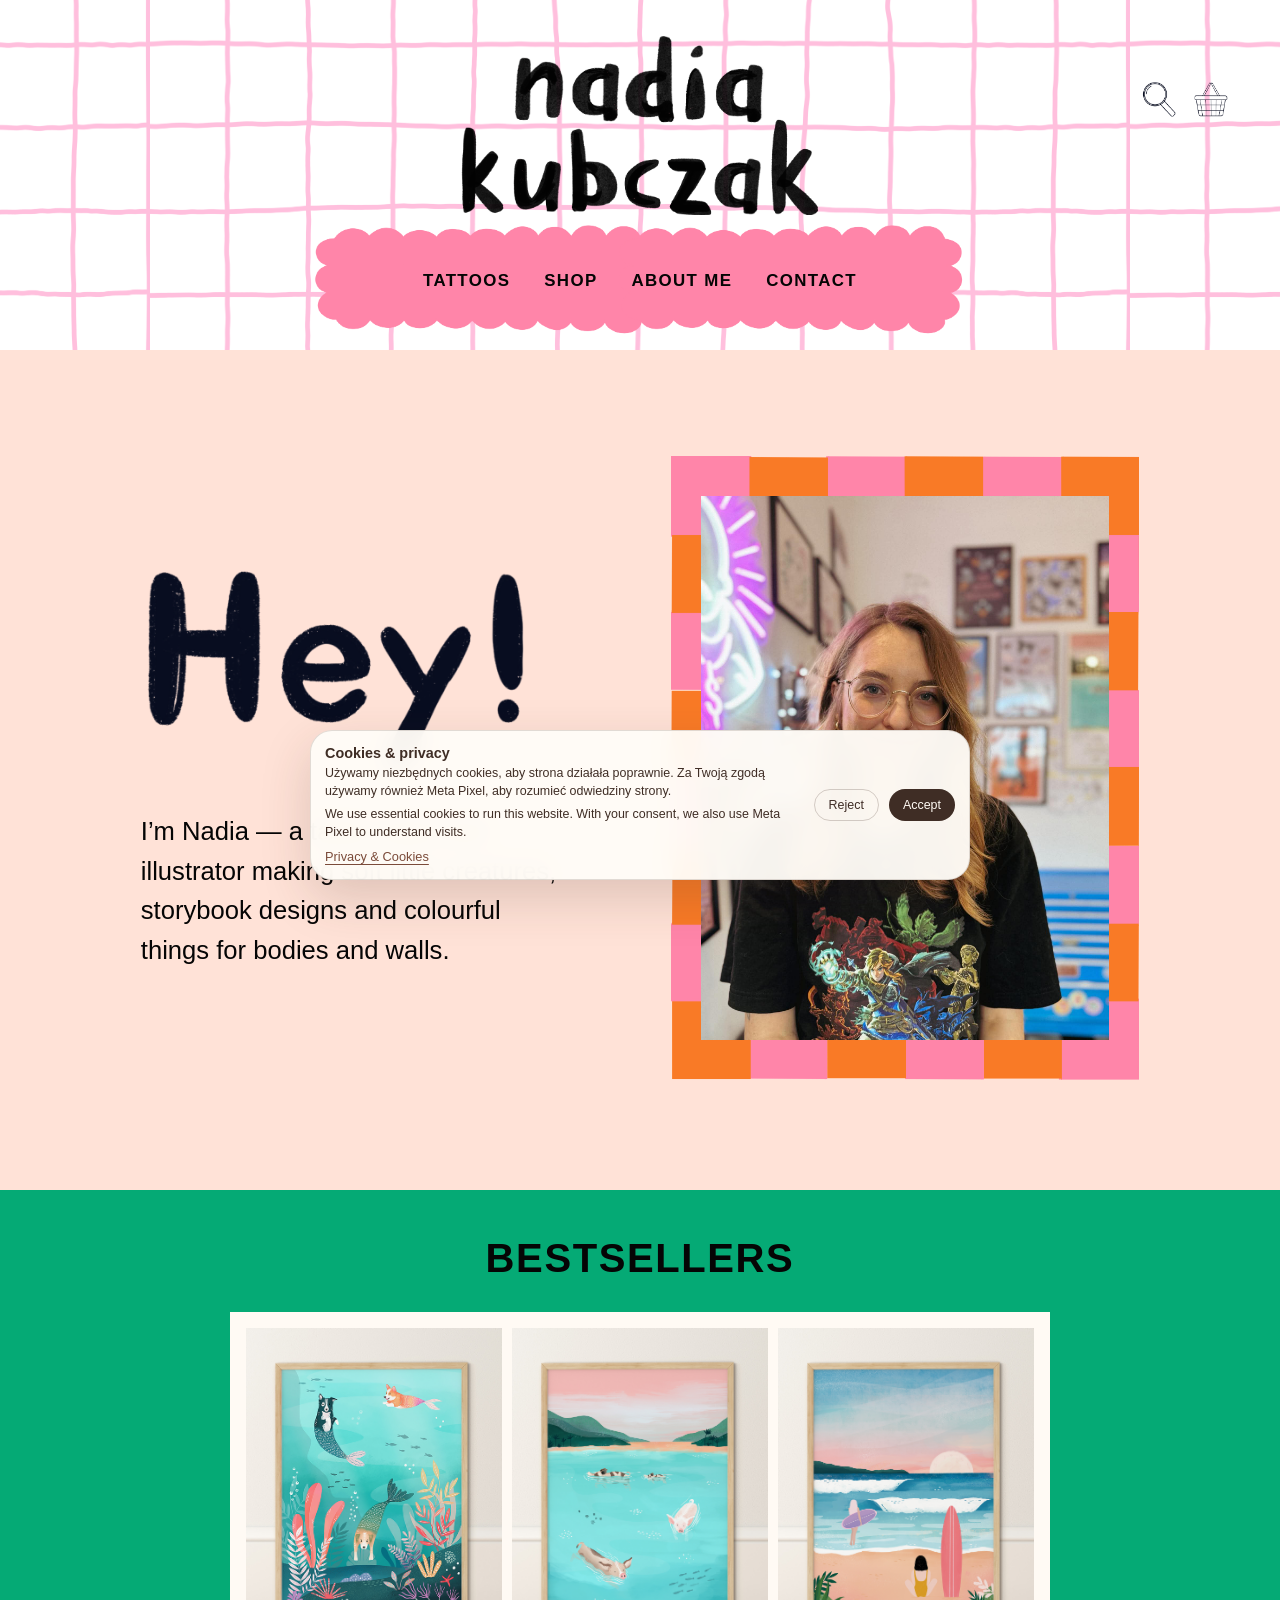
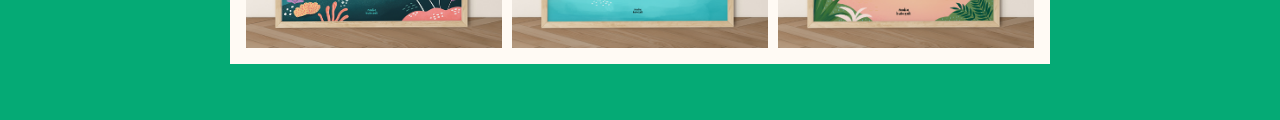
<file: index.html>
<!DOCTYPE html>
<html lang="en">
<head>
    <meta charset="UTF-8">
    <meta name="viewport" content="width=device-width, initial-scale=1.0">
    <meta name="google-site-verification" content="HFuZzQmCswEizm5jboFl0vpZPAcEyzItptEPlCSg7K4" />

    <title>Nadia Kubczak — Naku Tattoo & Art</title>
    <meta name="description" content="Nadia Kubczak / Naku Tattoo — soft tattoos, cute creatures, illustrated stories and posters.">

    <meta property="og:title" content="Nadia Kubczak — Naku Tattoo & Art">
    <meta property="og:description" content="Soft tattoos, cute creatures, illustrated stories and posters by Nadia Kubczak.">

    <link rel="stylesheet" href="style.css?v=94">
    <script src="cookies.js"></script>
</head>
<body class="nadia-home-page">
    <header class="nadia-home-header">
        <div class="nadia-home-grid" aria-hidden="true"></div>

        <a class="nadia-logo-link" href="index.html" aria-label="Nadia Kubczak home">
            <img
                class="nadia-logo"
                src="images/nadia-identity/logo-nadia-kubczak.png"
                alt="Nadia Kubczak"
            >
        </a>

        <nav class="nadia-main-nav" aria-label="Main navigation">
            <img
                class="nadia-nav-art"
                src="images/nadia-identity/nav-bar.png"
                alt=""
                aria-hidden="true"
            >

            <span class="nadia-nav-links">
                <a href="designs.html">Tattoos</a>
                <a href="shop/index.html">Shop</a>
                <a href="#about">About me</a>
                <a href="#contact">Contact</a>
            </span>
        </nav>

        <div class="nadia-mobile-actions" aria-label="Quick actions">
            <a href="designs.html" aria-label="Open tattoos">
                <img src="images/nadia-identity/lupa.png" alt="">
            </a>
            <a href="shop/index.html" aria-label="Open shop">
                <img src="images/nadia-identity/cart.png" alt="">
            </a>
        </div>
    </header>

    <main>
        <section class="nadia-home-hero" id="about">
            <div class="nadia-hello">
                <h1>
                    <img
                        class="nadia-hey"
                        src="images/nadia-identity/hey.png"
                        alt="Hey!"
                    >
                </h1>

                <p>
                    I’m Nadia — a tattoo artist and illustrator making soft little creatures,
                    storybook designs and colourful things for bodies and walls.
                </p>
            </div>

            <div class="nadia-photo-frame">
                <img
                    class="nadia-frame"
                    src="images/nadia-identity/frame.png"
                    alt=""
                    aria-hidden="true"
                >

                <img
                    class="nadia-photo"
                    src="images/nadia-identity/nadia-photo.png"
                    alt="Nadia Kubczak in her tattoo workspace"
                >
            </div>
        </section>

        <section class="nadia-bestsellers" id="shop">
            <h2>BESTSELLERS</h2>

            <div class="poster-strip">
                <a href="shop/index.html" aria-label="Open poster shop">
                    <img src="images/posters/poster-01.png" alt="Bestselling poster by Nadia Kubczak">
                </a>

                <a href="shop/index.html" aria-label="Open poster shop">
                    <img src="images/posters/poster-02.png" alt="Bestselling poster by Nadia Kubczak">
                </a>

                <a href="shop/index.html" aria-label="Open poster shop">
                    <img src="images/posters/poster-03.png" alt="Bestselling poster by Nadia Kubczak">
                </a>
            </div>
        </section>
    </main>
</body>
</html>
</file>
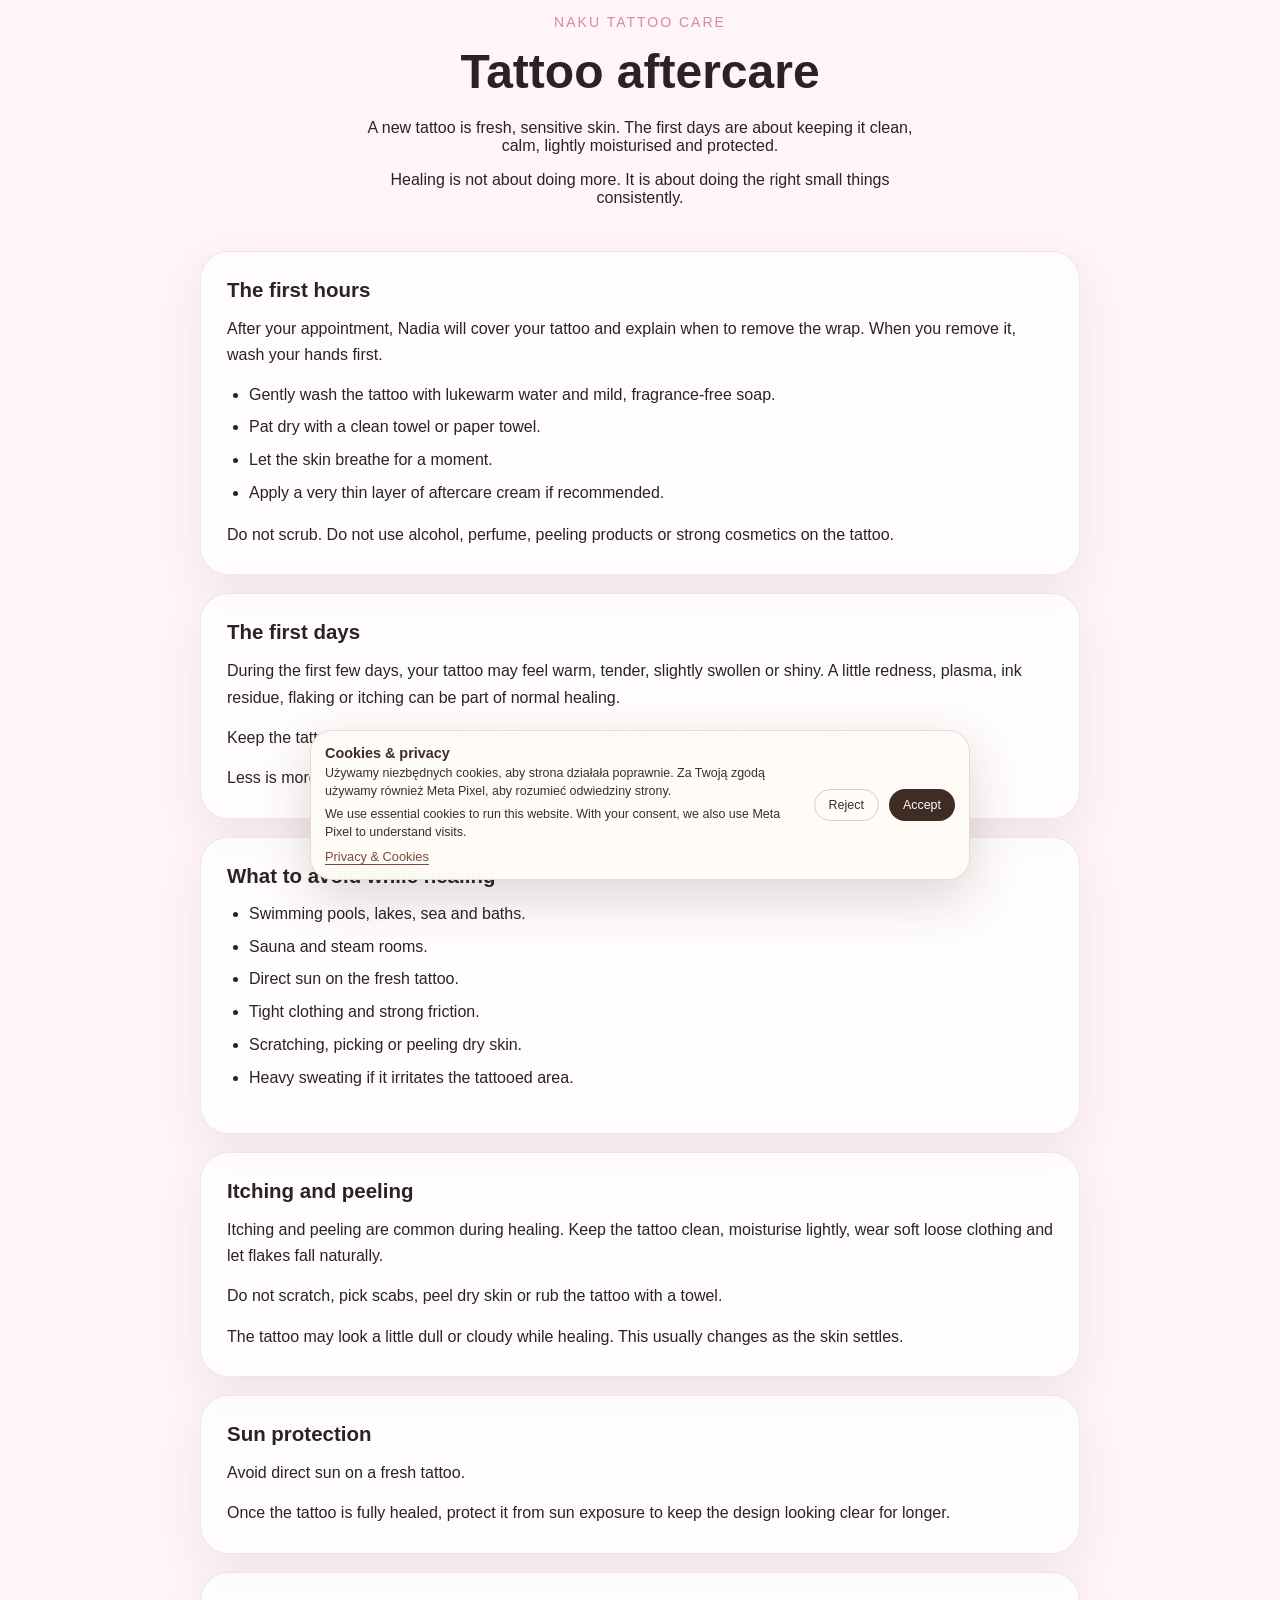
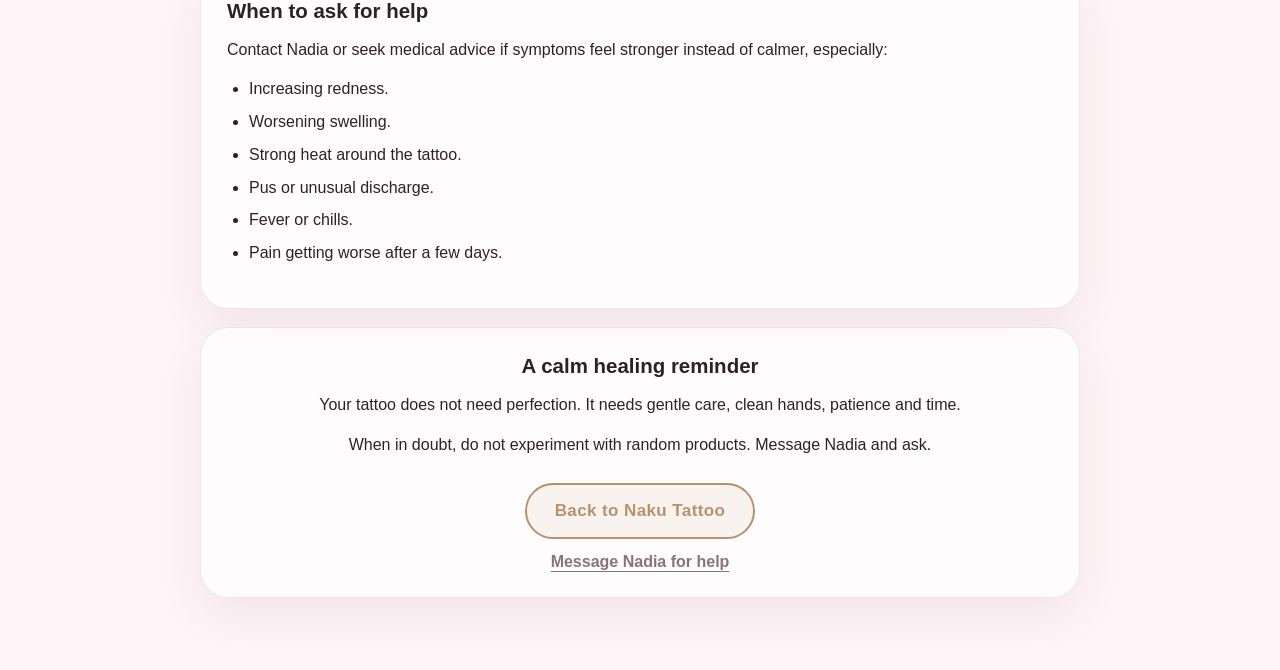
<file: aftercare/index.html>
<!DOCTYPE html>
<html lang="en">
<head>
    <meta charset="UTF-8">
    <meta name="viewport" content="width=device-width, initial-scale=1.0">
    <title>Tattoo Aftercare — Naku Tattoo</title>
    <meta name="description" content="A gentle tattoo aftercare guide by Nadia / Naku Tattoo. Learn how to care for a fresh tattoo, what to avoid, and when to ask for help.">

    <meta property="og:title" content="Tattoo Aftercare — Naku Tattoo">
    <meta property="og:description" content="A gentle guide for caring for your new tattoo by Nadia / Naku Tattoo.">

    <link rel="stylesheet" href="../style.css?v=94">
    <script src="../cookies.js"></script>
</head>
<body>
    <main class="page-shell">
      <section class="hero try-on-hero dragon-select-hero designs-hub aftercare-page">
          
            <p class="eyebrow">Naku Tattoo Care</p>

            <h1>
                Tattoo aftercare
            </h1>

            <p>
                A new tattoo is fresh, sensitive skin. The first days are about keeping it clean,
                calm, lightly moisturised and protected.
            </p>

            <p class="guest-spot-description">
                Healing is not about doing more. It is about doing the right small things consistently.
            </p>

           
        </section>

        <section class="aftercare-content">
            <article class="aftercare-card">
                <h2>The first hours</h2>

                <p>
                    After your appointment, Nadia will cover your tattoo and explain when to remove the wrap.
                    When you remove it, wash your hands first.
                </p>

                <ul>
                    <li>Gently wash the tattoo with lukewarm water and mild, fragrance-free soap.</li>
                    <li>Pat dry with a clean towel or paper towel.</li>
                    <li>Let the skin breathe for a moment.</li>
                    <li>Apply a very thin layer of aftercare cream if recommended.</li>
                </ul>

                <p>
                    Do not scrub. Do not use alcohol, perfume, peeling products or strong cosmetics on the tattoo.
                </p>
            </article>

            <article class="aftercare-card">
                <h2>The first days</h2>

                <p>
                    During the first few days, your tattoo may feel warm, tender, slightly swollen or shiny.
                    A little redness, plasma, ink residue, flaking or itching can be part of normal healing.
                </p>

                <p>
                    Keep the tattoo clean and dry. Wash gently when needed, then apply a thin layer of aftercare cream.
                </p>

                <p>
                    Less is more. Too much cream can keep the skin too wet and slow healing.
                </p>
            </article>

            <article class="aftercare-card">
                <h2>What to avoid while healing</h2>

                <ul>
                    <li>Swimming pools, lakes, sea and baths.</li>
                    <li>Sauna and steam rooms.</li>
                    <li>Direct sun on the fresh tattoo.</li>
                    <li>Tight clothing and strong friction.</li>
                    <li>Scratching, picking or peeling dry skin.</li>
                    <li>Heavy sweating if it irritates the tattooed area.</li>
                </ul>
            </article>

            <article class="aftercare-card">
                <h2>Itching and peeling</h2>

                <p>
                    Itching and peeling are common during healing. Keep the tattoo clean, moisturise lightly,
                    wear soft loose clothing and let flakes fall naturally.
                </p>

                <p>
                    Do not scratch, pick scabs, peel dry skin or rub the tattoo with a towel.
                </p>

                <p>
                    The tattoo may look a little dull or cloudy while healing. This usually changes as the skin settles.
                </p>
            </article>

            <article class="aftercare-card">
                <h2>Sun protection</h2>

                <p>
                    Avoid direct sun on a fresh tattoo.
                </p>

                <p>
                    Once the tattoo is fully healed, protect it from sun exposure to keep the design looking clear for longer.
                </p>
            </article>

            <article class="aftercare-card">
                <h2>When to ask for help</h2>

                <p>
                    Contact Nadia or seek medical advice if symptoms feel stronger instead of calmer, especially:
                </p>

                <ul>
                    <li>Increasing redness.</li>
                    <li>Worsening swelling.</li>
                    <li>Strong heat around the tattoo.</li>
                    <li>Pus or unusual discharge.</li>
                    <li>Fever or chills.</li>
                    <li>Pain getting worse after a few days.</li>
                </ul>
            </article>

            <article class="aftercare-card aftercare-closing">
                <h2>A calm healing reminder</h2>

                <p>
                    Your tattoo does not need perfection. It needs gentle care, clean hands, patience and time.
                </p>

                <p>
                    When in doubt, do not experiment with random products. Message Nadia and ask.
                </p>

                <div class="dragon-actions">
                    <a href="../index.html" class="cta-button" onclick="trackNakuEvent('AftercareBackHomeClick');">
                        Back to Naku Tattoo
                    </a>

                    <a href="https://ig.me/m/naku.tattoo" class="secondary-link" onclick="trackNakuEvent('AftercareMessageNadiaClick');">
                        Message Nadia for help
                    </a>
                </div>
            </article>
        </section>
    </main>

    <script>
        trackNakuEvent("AftercarePageView");
    </script>
</body>
</html>
</file>
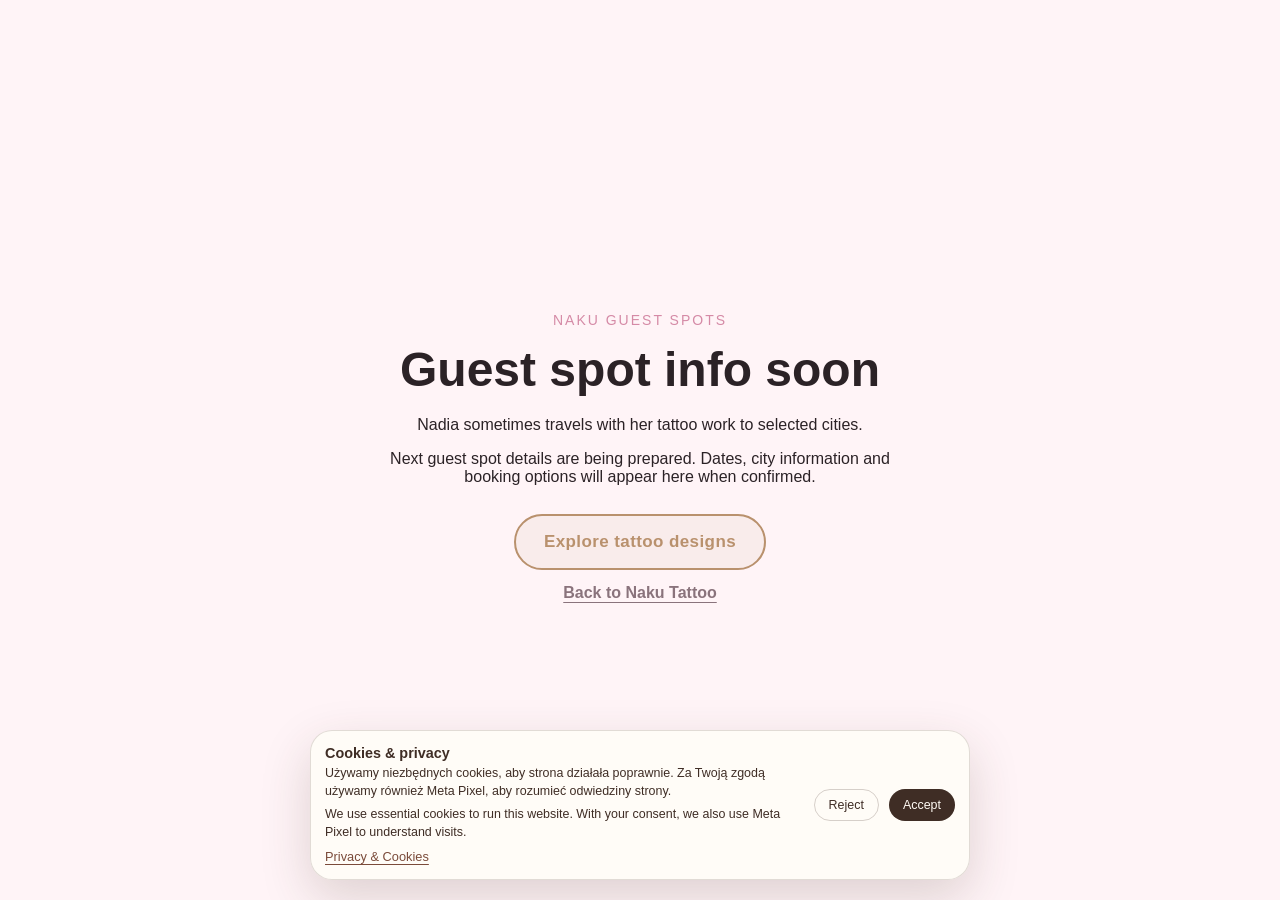
<file: guest-spots/index.html>
<!DOCTYPE html>
<html lang="en">
<head>
    <meta charset="UTF-8">
    <meta name="viewport" content="width=device-width, initial-scale=1.0">
    <title>Guest spots — Naku Tattoo</title>
    <meta name="description" content="Guest spot information for Nadia Kubczak / Naku Tattoo. Next guest spot details are coming soon.">

    <meta property="og:title" content="Guest spots — Naku Tattoo">
    <meta property="og:description" content="Guest spot information for Nadia / Naku Tattoo. Next guest spot details are coming soon.">

    <link rel="stylesheet" href="../style.css?v=96">
    <script src="../cookies.js"></script>
</head>
<body>
    <main class="page-shell">
        <section class="hero try-on-hero dragon-select-hero designs-hub guest-spots-page">
            <p class="eyebrow">Naku Guest Spots</p>

            <h1>
                Guest spot info soon
            </h1>

            <p>
                Nadia sometimes travels with her tattoo work to selected cities.
            </p>

            <p class="guest-spot-description">
                Next guest spot details are being prepared. Dates, city information and booking options will appear here when confirmed.
            </p>

            <div class="dragon-actions">
                <a href="../designs.html" class="cta-button" onclick="trackNakuEvent('GuestSpotsDesignsClick');">
                    Explore tattoo designs
                </a>

                <a href="../index.html" class="secondary-link" onclick="trackNakuEvent('GuestSpotsBackHomeClick');">
                    Back to Naku Tattoo
                </a>
            </div>
        </section>
    </main>

    <script>
        trackNakuEvent("GuestSpotsPageView");
    </script>
</body>
</html>
</file>
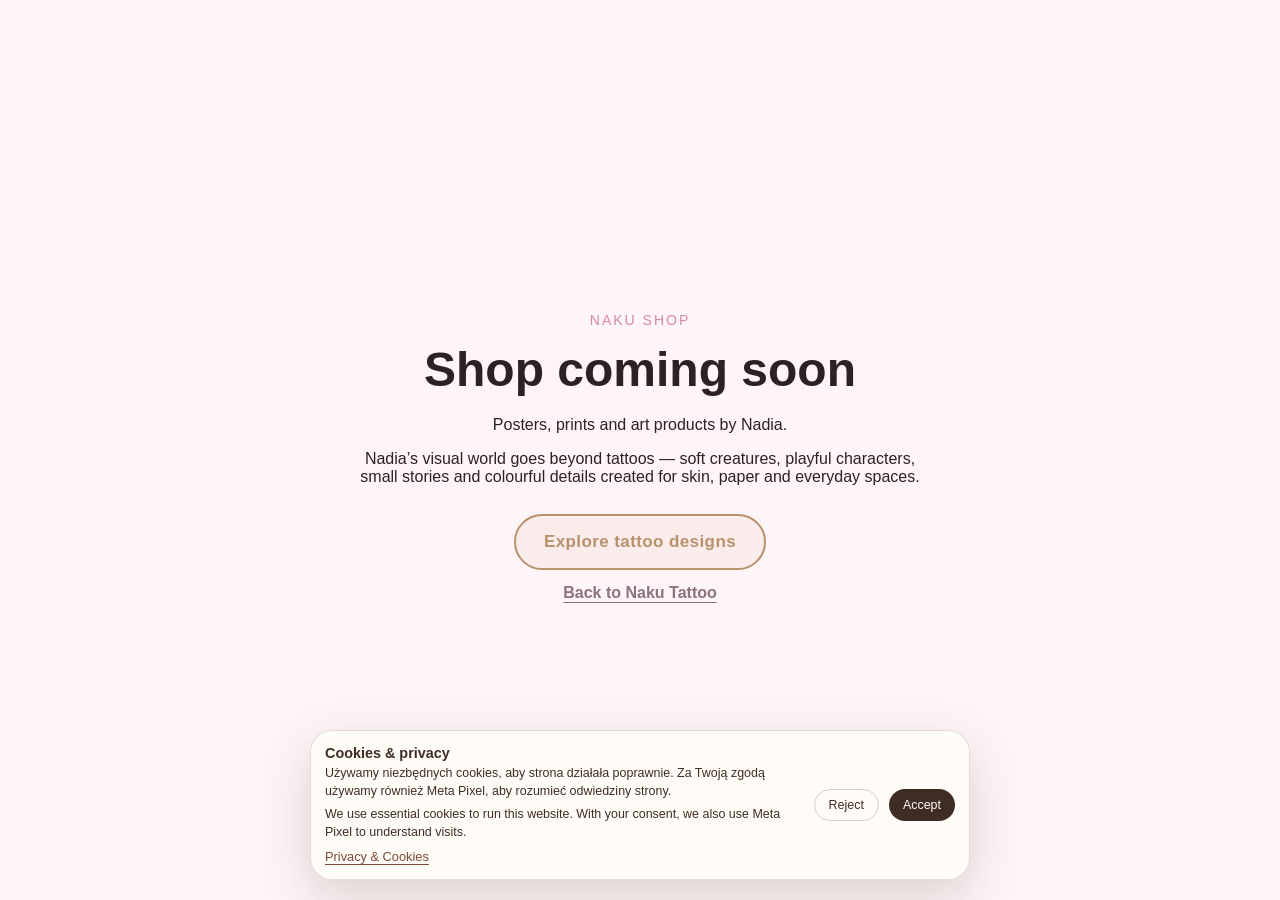
<file: shop/index.html>
<!DOCTYPE html>
<html lang="en">
<head>
    <meta charset="UTF-8">
    <meta name="viewport" content="width=device-width, initial-scale=1.0">
    <title>Shop — Naku Tattoo</title>
    <meta name="description" content="Posters, prints and art products by Nadia Kubczak / Naku Tattoo. A professional Naku shop is coming soon.">

    <meta property="og:title" content="Shop — Naku Tattoo">
    <meta property="og:description" content="Posters, prints and art products by Nadia Kubczak are coming soon.">

    <link rel="stylesheet" href="../style.css?v=95">
    <script src="../cookies.js"></script>
</head>
<body>
    <main class="page-shell">
        <section class="hero try-on-hero dragon-select-hero designs-hub shop-page">
            <p class="eyebrow">Naku Shop</p>

            <h1>
                Shop coming soon
            </h1>

            <p>
                Posters, prints and art products by Nadia.
            </p>

            <p class="guest-spot-description">
                Nadia’s visual world goes beyond tattoos — soft creatures, playful characters,
                small stories and colourful details created for skin, paper and everyday spaces.
            </p>

            <div class="dragon-actions">
                <a href="../designs.html" class="cta-button" onclick="trackNakuEvent('ShopDesignsClick');">
                    Explore tattoo designs
                </a>

                <a href="../index.html" class="secondary-link" onclick="trackNakuEvent('ShopBackHomeClick');">
                    Back to Naku Tattoo
                </a>
            </div>
        </section>
    </main>

    <script>
        trackNakuEvent("ShopPageView");
    </script>
</body>
</html>
</file>
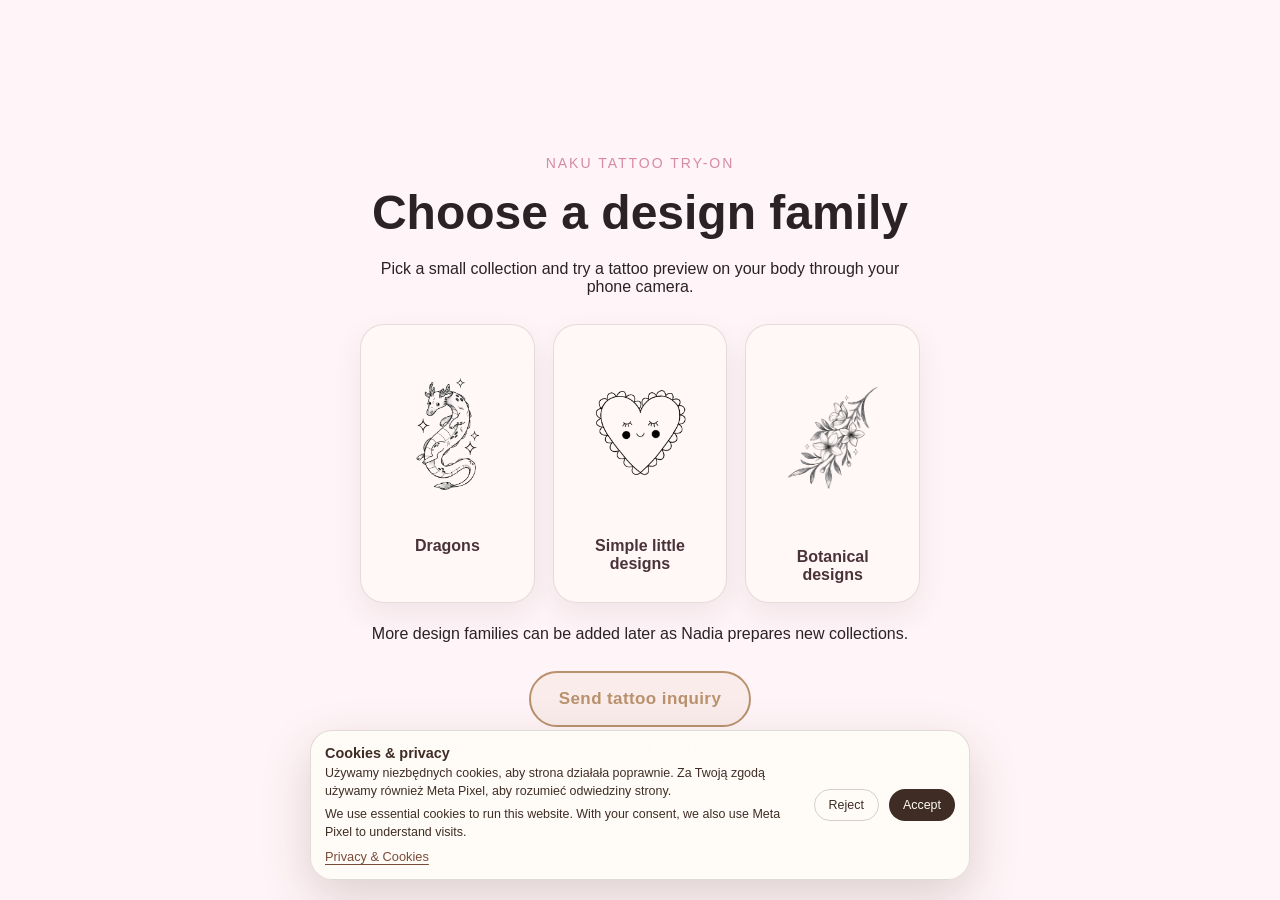
<file: try-on/index.html>
﻿<!DOCTYPE html>
<html lang="en">
<head>
    <meta charset="UTF-8">
    <meta name="viewport" content="width=device-width, initial-scale=1.0">
    <title>Tattoo try-on — Naku Tattoo</title>
    <meta name="description" content="Naku Tattoo by Nadia Kubczak — small tattoos, fine line tattoo designs, cute creatures and custom tattoos in Warsaw, with guest spots in selected cities.">

    <meta property="og:title" content="Tattoo try-on — Naku Tattoo">
    <meta property="og:description" content="Choose a design family and see how it feels on your skin.">
    
    <meta name="twitter:title" content="Tattoo try-on — Naku Tattoo">
    <meta name="twitter:description" content="Choose a design family and see how it feels on your skin.">   

    <link rel="stylesheet" href="../style.css?v=93">
    <script src="../cookies.js"></script>
</head>
<body>
    <main class="page-shell">
        <section class="hero try-on-hero dragon-select-hero">
            <p class="eyebrow">Naku Tattoo Try-On</p>

            <h1>
                Choose a design family
            </h1>

            <p>
                Pick a small collection and try a tattoo preview on your body through your phone camera.
            </p>

            <div class="dragon-grid">
                <a class="dragon-card" href="dragons.html" onclick="trackNakuEvent('TryOnHubDragonsClick');">
                    <img src="../images/dragons/dragon-01.png" alt="Dragon tattoo designs">
                    <span>Dragons</span>
                </a>

                <a class="dragon-card" href="simple.html" onclick="trackNakuEvent('TryOnHubSimpleClick');">
                    <img src="../images/simple/simple-01.png" alt="Simple tattoo designs">
                    <span>Simple little designs</span>
                </a>

                <a class="dragon-card" href="botanical.html" onclick="trackNakuEvent('TryOnHubBotanicalClick');">
                    <img src="../images/botanical/botanical-01.png" alt="Botanical tattoo designs">
                    <span>Botanical designs</span>
                </a>
            </div>

            <p class="guest-spot-description">
                More design families can be added later as Nadia prepares new collections.
            </p>

            <div class="dragon-actions">
                <a href="https://booking.nakutattoo.com/inquiry/" class="cta-button" onclick="trackNakuEvent('TryOnHubInquiryClick');">
                    Send tattoo inquiry
                </a>

                <a href="../index.html" class="secondary-link">
                    Back to Naku Tattoo
                </a>
            </div>
        </section>
    </main>

    <script>
        trackNakuEvent("TryOnHubPageView");
    </script>
</body>
</html>
</file>
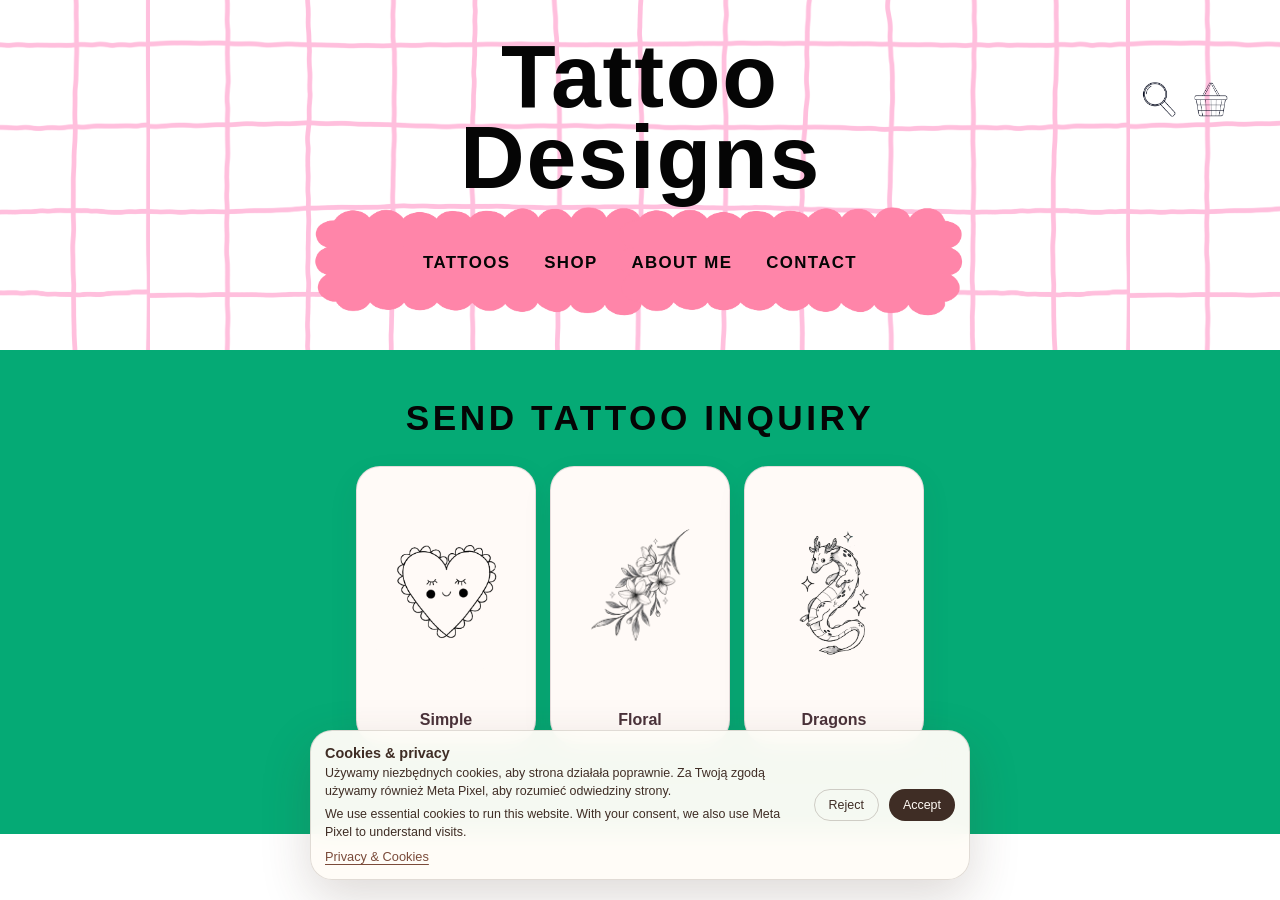
<file: designs.html>
<!DOCTYPE html>
<html lang="en">
<head>
    <meta charset="UTF-8">
    <meta name="viewport" content="width=device-width, initial-scale=1.0">
    <title>Nadia's Tattoo Designs - Fine Line, Cute & Small Tattoos</title>
    <meta name="description" content="Browse Nadia's tattoo designs: fine line, cute small tattoos, flowers, animals and dragon designs before sending a tattoo inquiry.">

    <meta property="og:title" content="Nadia's Tattoo Designs - Fine Line, Cute & Small Tattoos">
    <meta property="og:description" content="Browse Nadia's tattoo designs: fine line, cute small tattoos, flowers, animals and dragon designs before sending a tattoo inquiry.">

    <link rel="stylesheet" href="style.css?v=93">
    <script src="cookies.js"></script>
</head>
<body class="nadia-home-page nadia-designs-page nadia-family-page">
    <header class="nadia-home-header">
        <div class="nadia-home-grid" aria-hidden="true"></div>

        <a class="nadia-logo-link" href="index.html" aria-label="Nadia's Tattoo Designs home">
            <span class="nadia-designs-logo-text">Tattoo<br>Designs</span>
        </a>

        <nav class="nadia-main-nav" aria-label="Main navigation">
            <img
                class="nadia-nav-art"
                src="images/nadia-identity/nav-bar.png"
                alt=""
                aria-hidden="true"
            >

            <span class="nadia-nav-links">
                <a href="designs.html">Tattoos</a>
                <a href="shop/index.html">Shop</a>
                <a href="index.html#about">About me</a>
                <a href="index.html#contact">Contact</a>
            </span>
        </nav>

        <div class="nadia-mobile-actions" aria-label="Quick actions">
            <a href="designs.html" aria-label="Open tattoos">
                <img src="images/nadia-identity/lupa.png" alt="">
            </a>
            <a href="shop/index.html" aria-label="Open shop">
                <img src="images/nadia-identity/cart.png" alt="">
            </a>
        </div>
    </header>
    <main class="page-shell">
        <section class="hero try-on-hero dragon-select-hero designs-hub">
            <div class="dragon-actions nadia-top-action">
                <a href="https://booking.nakutattoo.com/inquiry/" class="cta-button" onclick="trackNakuEvent('DesignsInquiryClick');">
                    Send tattoo inquiry
                </a>
            </div>

            <div class="dragon-grid">
                <a class="dragon-card" href="try-on/simple.html" onclick="trackNakuEvent('DesignsSimpleClick');">
                    <img src="images/simple/simple-01.png" alt="Simple and Fine Line Art tattoo designs">
                    <span>Simple</span>
                </a>

                <a class="dragon-card" href="try-on/botanical.html" onclick="trackNakuEvent('DesignsBotanicalClick');">
                    <img src="images/botanical/botanical-01.png" alt="Floral tattoo designs">
                    <span>Floral</span>
                </a>

                <a class="dragon-card" href="try-on/dragons.html" onclick="trackNakuEvent('DesignsDragonsClick');">
                    <img src="images/dragons/dragon-01.png" alt="Dragon tattoo designs">
                    <span>Dragons</span>
                </a>
            </div>
        </section>
    </main>

    <script>
        trackNakuEvent("DesignsPageView");
    </script>
</body>
</html>
</file>
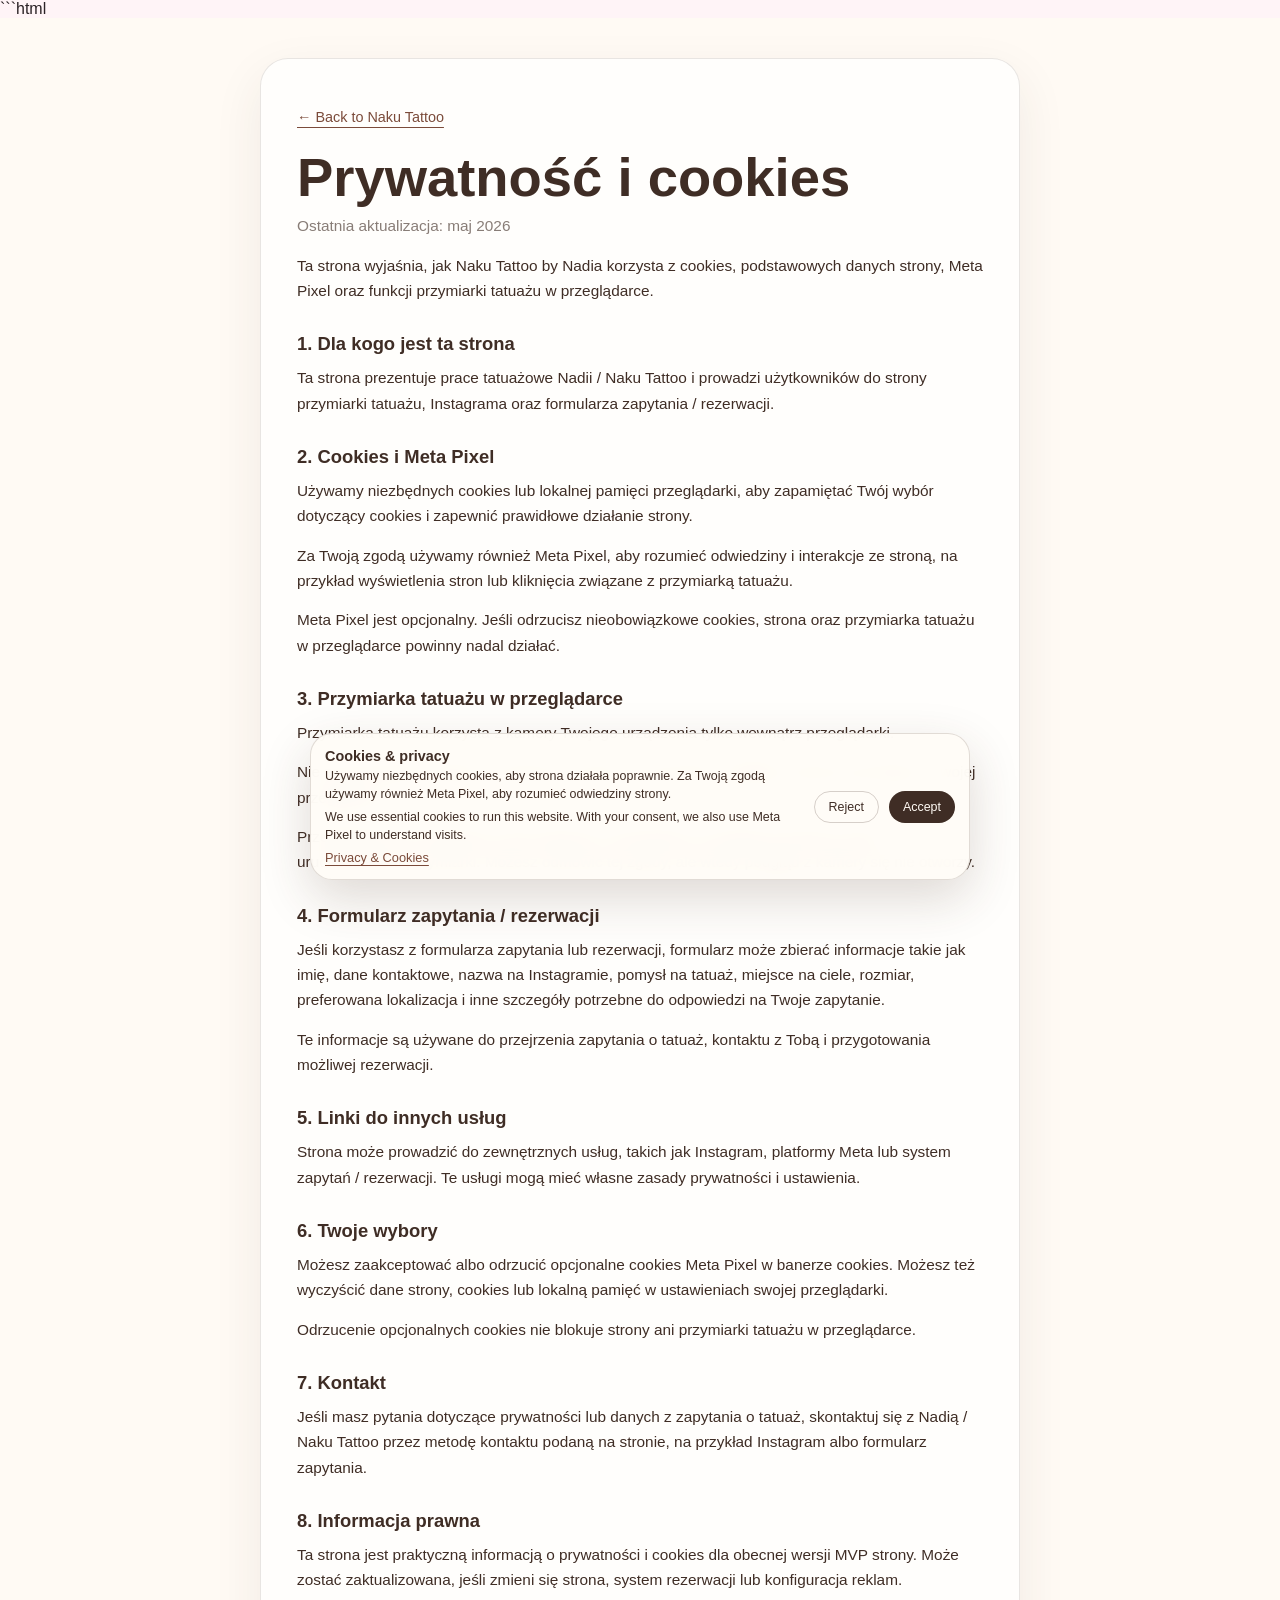
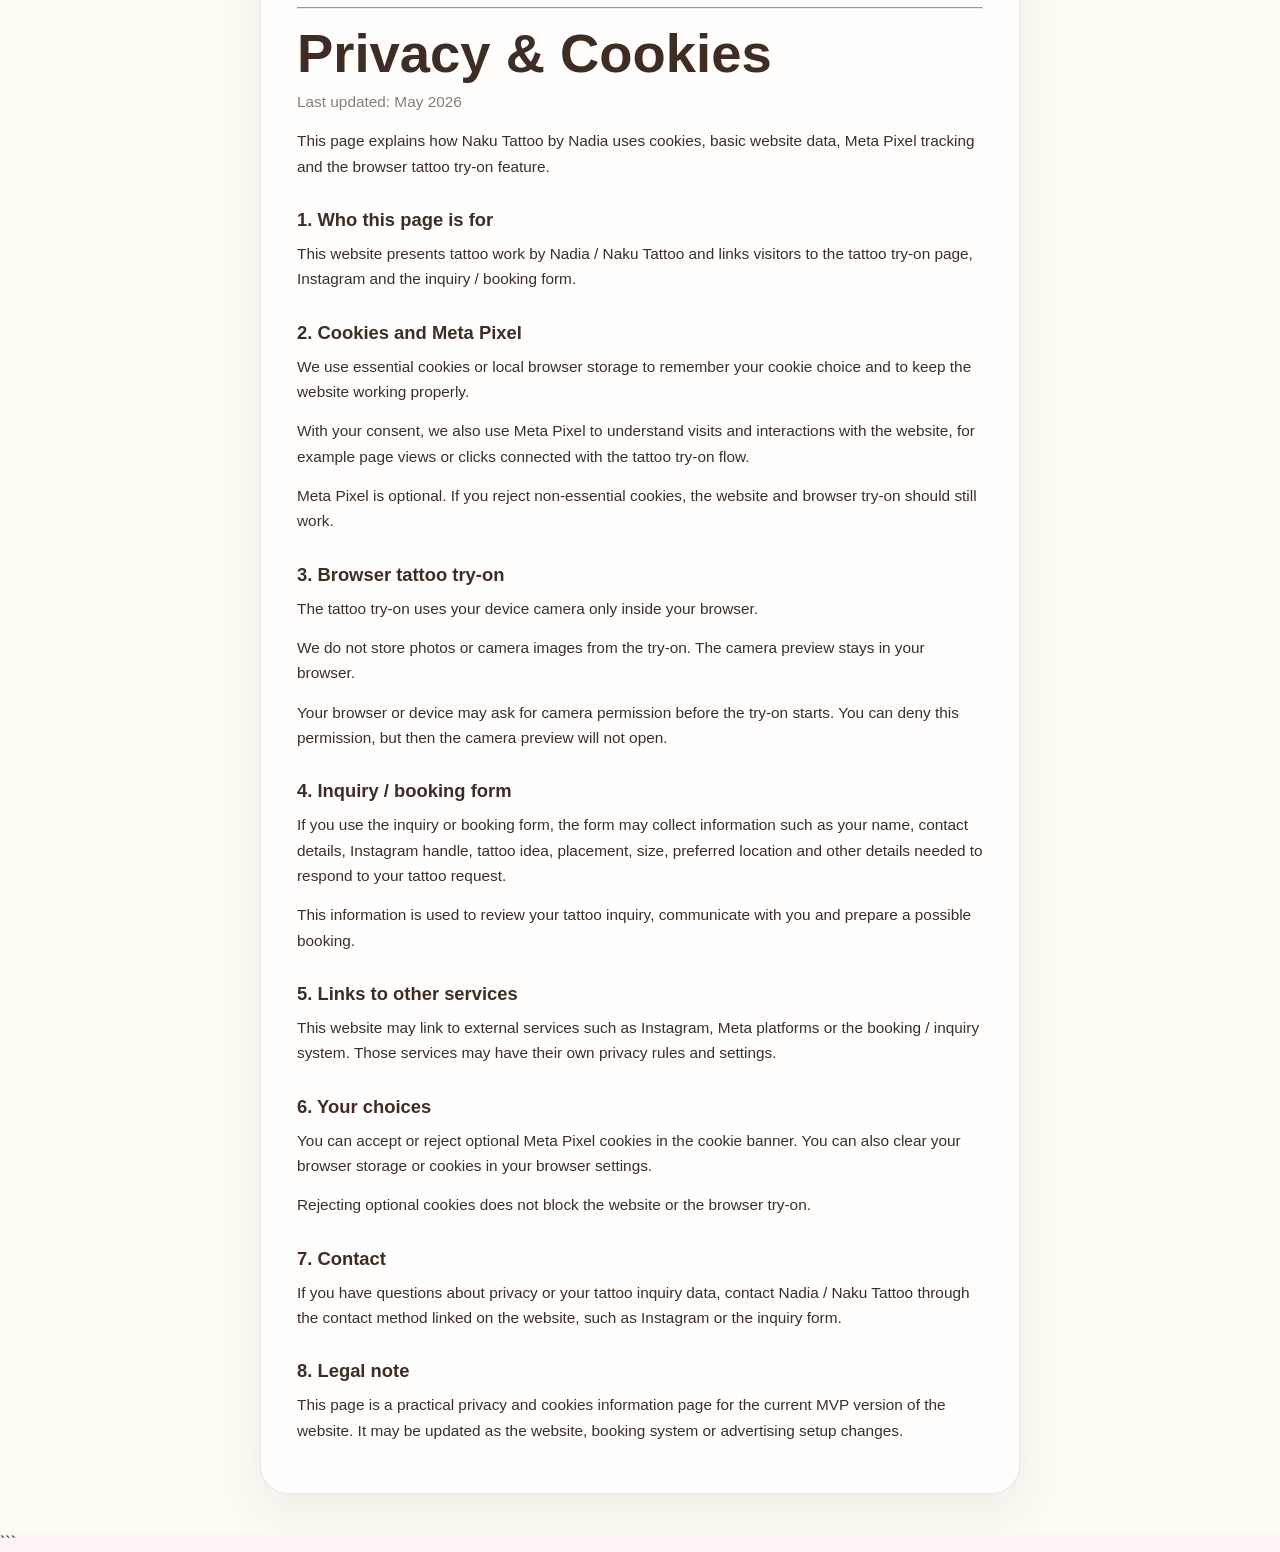
<file: privacy.html>
```html
<!DOCTYPE html>
<html lang="en">
<head>
    <meta charset="UTF-8">
    <meta name="viewport" content="width=device-width, initial-scale=1.0">
    <title>Privacy & Cookies — Naku Tattoo</title>
    <meta name="description" content="Privacy and cookies information for Naku Tattoo by Nadia.">

    <link rel="stylesheet" href="style.css">
    <script src="cookies.js"></script>
</head>
<body>
    <main class="privacy-page">
        <section class="privacy-card">

            <a class="back-link" href="index.html">← Back to Naku Tattoo</a>

            <h1>Prywatność i cookies</h1>

            <p class="privacy-updated">
                Ostatnia aktualizacja: maj 2026
            </p>

            <p>
                Ta strona wyjaśnia, jak Naku Tattoo by Nadia korzysta z cookies,
                podstawowych danych strony, Meta Pixel oraz funkcji przymiarki tatuażu
                w przeglądarce.
            </p>

            <h2>1. Dla kogo jest ta strona</h2>

            <p>
                Ta strona prezentuje prace tatuażowe Nadii / Naku Tattoo i prowadzi
                użytkowników do strony przymiarki tatuażu, Instagrama oraz formularza
                zapytania / rezerwacji.
            </p>

            <h2>2. Cookies i Meta Pixel</h2>

            <p>
                Używamy niezbędnych cookies lub lokalnej pamięci przeglądarki, aby zapamiętać
                Twój wybór dotyczący cookies i zapewnić prawidłowe działanie strony.
            </p>

            <p>
                Za Twoją zgodą używamy również Meta Pixel, aby rozumieć odwiedziny i interakcje
                ze stroną, na przykład wyświetlenia stron lub kliknięcia związane z przymiarką
                tatuażu.
            </p>

            <p>
                Meta Pixel jest opcjonalny. Jeśli odrzucisz nieobowiązkowe cookies, strona oraz
                przymiarka tatuażu w przeglądarce powinny nadal działać.
            </p>

            <h2>3. Przymiarka tatuażu w przeglądarce</h2>

            <p>
                Przymiarka tatuażu korzysta z kamery Twojego urządzenia tylko wewnątrz
                przeglądarki.
            </p>

            <p>
                Nie przechowujemy zdjęć ani obrazów z kamery z przymiarki. Podgląd z kamery
                pozostaje w Twojej przeglądarce.
            </p>

            <p>
                Przeglądarka lub urządzenie może poprosić o pozwolenie na dostęp do kamery
                przed uruchomieniem przymiarki. Możesz odmówić tej zgody, ale wtedy podgląd
                z kamery się nie otworzy.
            </p>

            <h2>4. Formularz zapytania / rezerwacji</h2>

            <p>
                Jeśli korzystasz z formularza zapytania lub rezerwacji, formularz może zbierać
                informacje takie jak imię, dane kontaktowe, nazwa na Instagramie, pomysł na
                tatuaż, miejsce na ciele, rozmiar, preferowana lokalizacja i inne szczegóły
                potrzebne do odpowiedzi na Twoje zapytanie.
            </p>

            <p>
                Te informacje są używane do przejrzenia zapytania o tatuaż, kontaktu z Tobą
                i przygotowania możliwej rezerwacji.
            </p>

            <h2>5. Linki do innych usług</h2>

            <p>
                Strona może prowadzić do zewnętrznych usług, takich jak Instagram, platformy
                Meta lub system zapytań / rezerwacji. Te usługi mogą mieć własne zasady
                prywatności i ustawienia.
            </p>

            <h2>6. Twoje wybory</h2>

            <p>
                Możesz zaakceptować albo odrzucić opcjonalne cookies Meta Pixel w banerze
                cookies. Możesz też wyczyścić dane strony, cookies lub lokalną pamięć
                w ustawieniach swojej przeglądarki.
            </p>

            <p>
                Odrzucenie opcjonalnych cookies nie blokuje strony ani przymiarki tatuażu
                w przeglądarce.
            </p>

            <h2>7. Kontakt</h2>

            <p>
                Jeśli masz pytania dotyczące prywatności lub danych z zapytania o tatuaż,
                skontaktuj się z Nadią / Naku Tattoo przez metodę kontaktu podaną na stronie,
                na przykład Instagram albo formularz zapytania.
            </p>

            <h2>8. Informacja prawna</h2>

            <p>
                Ta strona jest praktyczną informacją o prywatności i cookies dla obecnej wersji
                MVP strony. Może zostać zaktualizowana, jeśli zmieni się strona, system
                rezerwacji lub konfiguracja reklam.
            </p>

            <hr class="privacy-divider">

            <h1>Privacy & Cookies</h1>

            <p class="privacy-updated">
                Last updated: May 2026
            </p>

            <p>
                This page explains how Naku Tattoo by Nadia uses cookies, basic website data,
                Meta Pixel tracking and the browser tattoo try-on feature.
            </p>

            <h2>1. Who this page is for</h2>

            <p>
                This website presents tattoo work by Nadia / Naku Tattoo and links visitors to
                the tattoo try-on page, Instagram and the inquiry / booking form.
            </p>

            <h2>2. Cookies and Meta Pixel</h2>

            <p>
                We use essential cookies or local browser storage to remember your cookie choice
                and to keep the website working properly.
            </p>

            <p>
                With your consent, we also use Meta Pixel to understand visits and interactions
                with the website, for example page views or clicks connected with the tattoo
                try-on flow.
            </p>

            <p>
                Meta Pixel is optional. If you reject non-essential cookies, the website and
                browser try-on should still work.
            </p>

            <h2>3. Browser tattoo try-on</h2>

            <p>
                The tattoo try-on uses your device camera only inside your browser.
            </p>

            <p>
                We do not store photos or camera images from the try-on. The camera preview stays
                in your browser.
            </p>

            <p>
                Your browser or device may ask for camera permission before the try-on starts.
                You can deny this permission, but then the camera preview will not open.
            </p>

            <h2>4. Inquiry / booking form</h2>

            <p>
                If you use the inquiry or booking form, the form may collect information such as
                your name, contact details, Instagram handle, tattoo idea, placement, size,
                preferred location and other details needed to respond to your tattoo request.
            </p>

            <p>
                This information is used to review your tattoo inquiry, communicate with you and
                prepare a possible booking.
            </p>

            <h2>5. Links to other services</h2>

            <p>
                This website may link to external services such as Instagram, Meta platforms or
                the booking / inquiry system. Those services may have their own privacy rules and
                settings.
            </p>

            <h2>6. Your choices</h2>

            <p>
                You can accept or reject optional Meta Pixel cookies in the cookie banner.
                You can also clear your browser storage or cookies in your browser settings.
            </p>

            <p>
                Rejecting optional cookies does not block the website or the browser try-on.
            </p>

            <h2>7. Contact</h2>

            <p>
                If you have questions about privacy or your tattoo inquiry data, contact Nadia /
                Naku Tattoo through the contact method linked on the website, such as Instagram
                or the inquiry form.
            </p>

            <h2>8. Legal note</h2>

            <p>
                This page is a practical privacy and cookies information page for the current MVP
                version of the website. It may be updated as the website, booking system or
                advertising setup changes.
            </p>


        </section>
    </main>
</body>
</html>
```
</file>
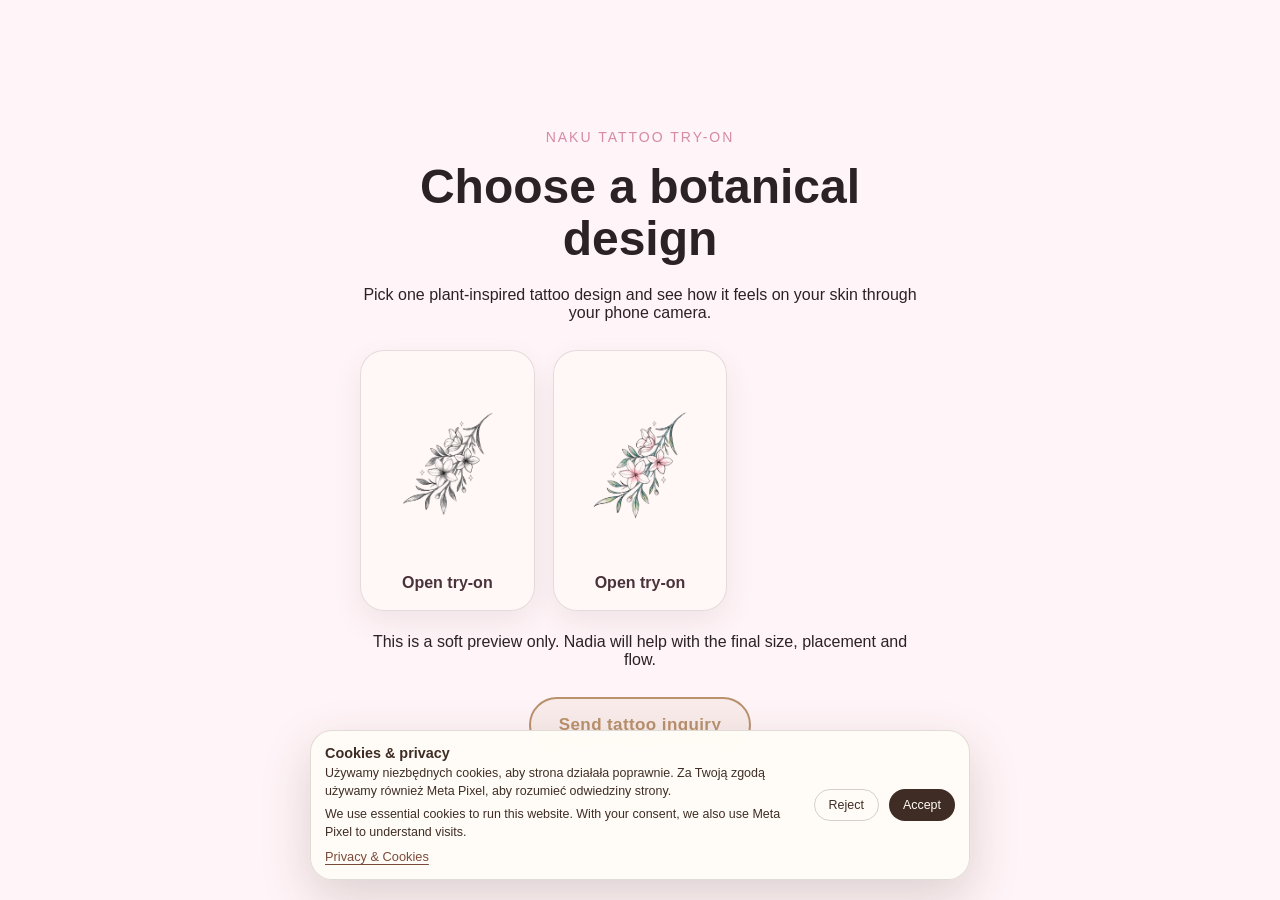
<file: try-on/botanical.html>
<!DOCTYPE html>
<html lang="en">
<head>
    <meta charset="UTF-8">
    <meta name="viewport" content="width=device-width, initial-scale=1.0">
    <title>Botanical tattoo try-on — Naku Tattoo</title>
    <meta name="description" content="Choose a botanical tattoo design and try it on through your phone camera.">
    <link rel="stylesheet" href="../style.css?v=93">
    <script src="../cookies.js"></script>
</head>
<body>
    <main class="page-shell">
        <section class="hero try-on-hero dragon-select-hero">
            <p class="eyebrow">Naku Tattoo Try-On</p>

            <h1>
                Choose a botanical design
            </h1>

            <p>
                Pick one plant-inspired tattoo design and see how it feels on your skin through your phone camera.
            </p>

            <div class="dragon-grid">
                <a class="dragon-card" href="manual.html?design=botanical-01" onclick="trackNakuEvent('BotanicalTryOnClick01');">
                    <img src="../images/botanical/botanical-01.png" alt="Botanical tattoo design 1">
                    <span>Open try-on</span>
                </a>

                <a class="dragon-card" href="manual.html?design=botanical-02" onclick="trackNakuEvent('BotanicalTryOnClick02');">
                    <img src="../images/botanical/botanical-02.png" alt="Botanical tattoo design 2">
                    <span>Open try-on</span>
                </a>
            </div>

            <p class="guest-spot-description">
                This is a soft preview only. Nadia will help with the final size, placement and flow.
            </p>

            <div class="dragon-actions">
                <a href="https://booking.nakutattoo.com/inquiry/" class="cta-button" onclick="trackNakuEvent('BotanicalInquiryClick');">
                    Send tattoo inquiry
                </a>

                <a href="../index.html" class="secondary-link">
                    Back to Naku Tattoo
                </a>
            </div>
        </section>
    </main>

    <script>
        trackNakuEvent("BotanicalTryOnPageView");
    </script>
</body>
</html>
</file>
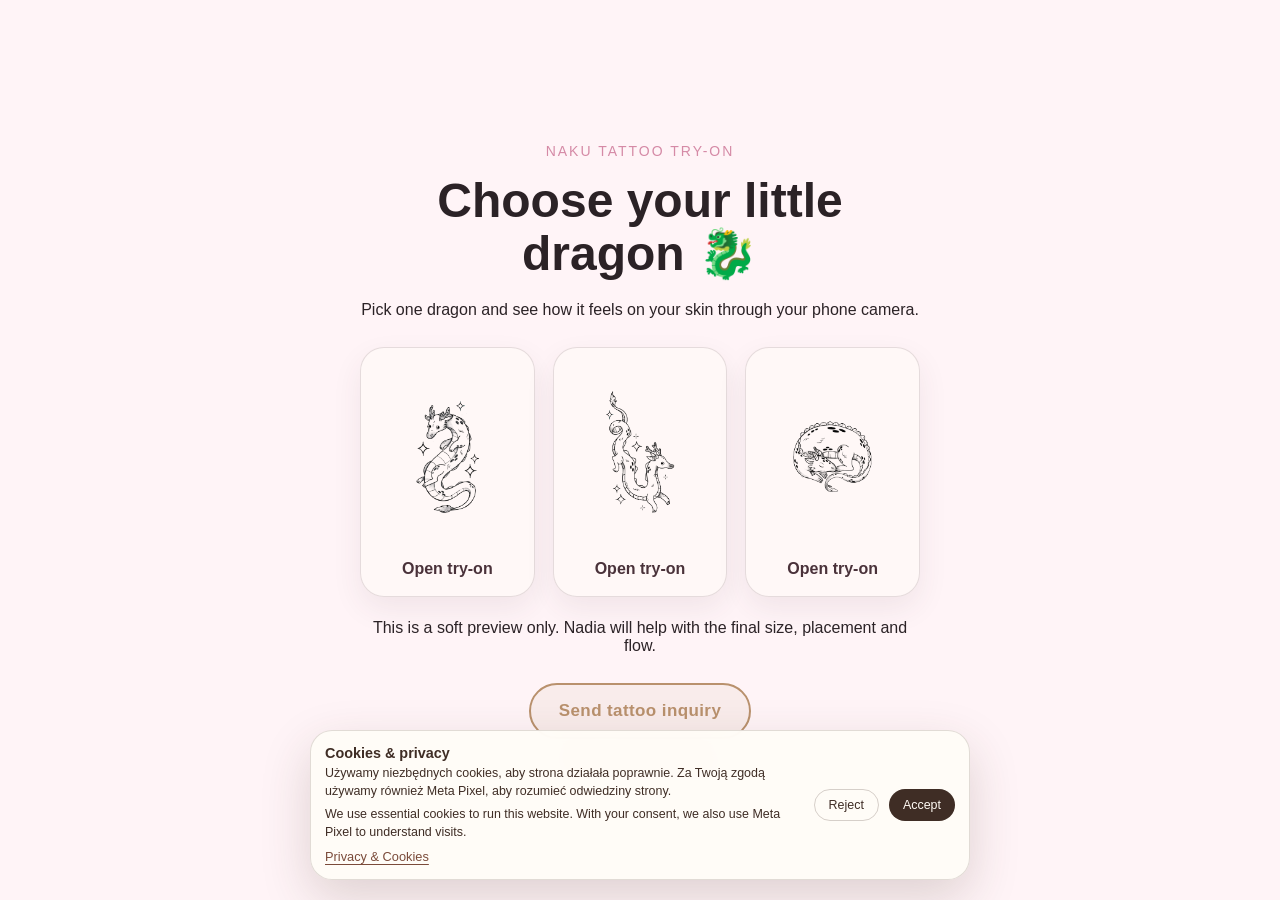
<file: try-on/dragons.html>
<!DOCTYPE html>
<html lang="en">
<head>
    <meta charset="UTF-8">
    <meta name="viewport" content="width=device-width, initial-scale=1.0">
    <title>Dragon try-on — Naku Tattoo</title>
    <meta name="description" content="Choose a little dragon and try it on through your phone camera.">
    <link rel="stylesheet" href="../style.css?v=93">
    <script src="../cookies.js"></script>
</head>
<body>
    <main class="page-shell">
        <section class="hero try-on-hero dragon-select-hero">
            <p class="eyebrow">Naku Tattoo Try-On</p>

            <h1>
                Choose your little dragon 🐉
            </h1>

            <p>
                Pick one dragon and see how it feels on your skin through your phone camera.
            </p>

            <div class="dragon-grid">
                <a class="dragon-card" href="manual.html?design=dragon-01" onclick="trackNakuEvent('DragonTryOnClick01');">
                    <img src="../images/dragons/dragon-01.png" alt="Dragon tattoo design 1">
                    <span>Open try-on</span>
                </a>

                <a class="dragon-card" href="manual.html?design=dragon-02" onclick="trackNakuEvent('DragonTryOnClick02');">
                    <img src="../images/dragons/dragon-02.png" alt="Dragon tattoo design 2">
                    <span>Open try-on</span>
                </a>

                <a class="dragon-card" href="manual.html?design=dragon-03" onclick="trackNakuEvent('DragonTryOnClick03');">
                    <img src="../images/dragons/dragon-03.png" alt="Dragon tattoo design 3">
                    <span>Open try-on</span>
                </a>
            </div>

            <p class="guest-spot-description">
                This is a soft preview only. Nadia will help with the final size, placement and flow.
            </p>

           <div class="dragon-actions">
                <a href="https://booking.nakutattoo.com/inquiry/" class="cta-button" onclick="trackNakuEvent('DragonInquiryClick');">
                    Send tattoo inquiry
                </a>

                <a href="../index.html" class="secondary-link">
                    Back to Naku Tattoo
                </a>
            </div>
        </section>
    </main>

    <script>
        trackNakuEvent("DragonTryOnPageView");
    </script>
</body>
</html>
</file>
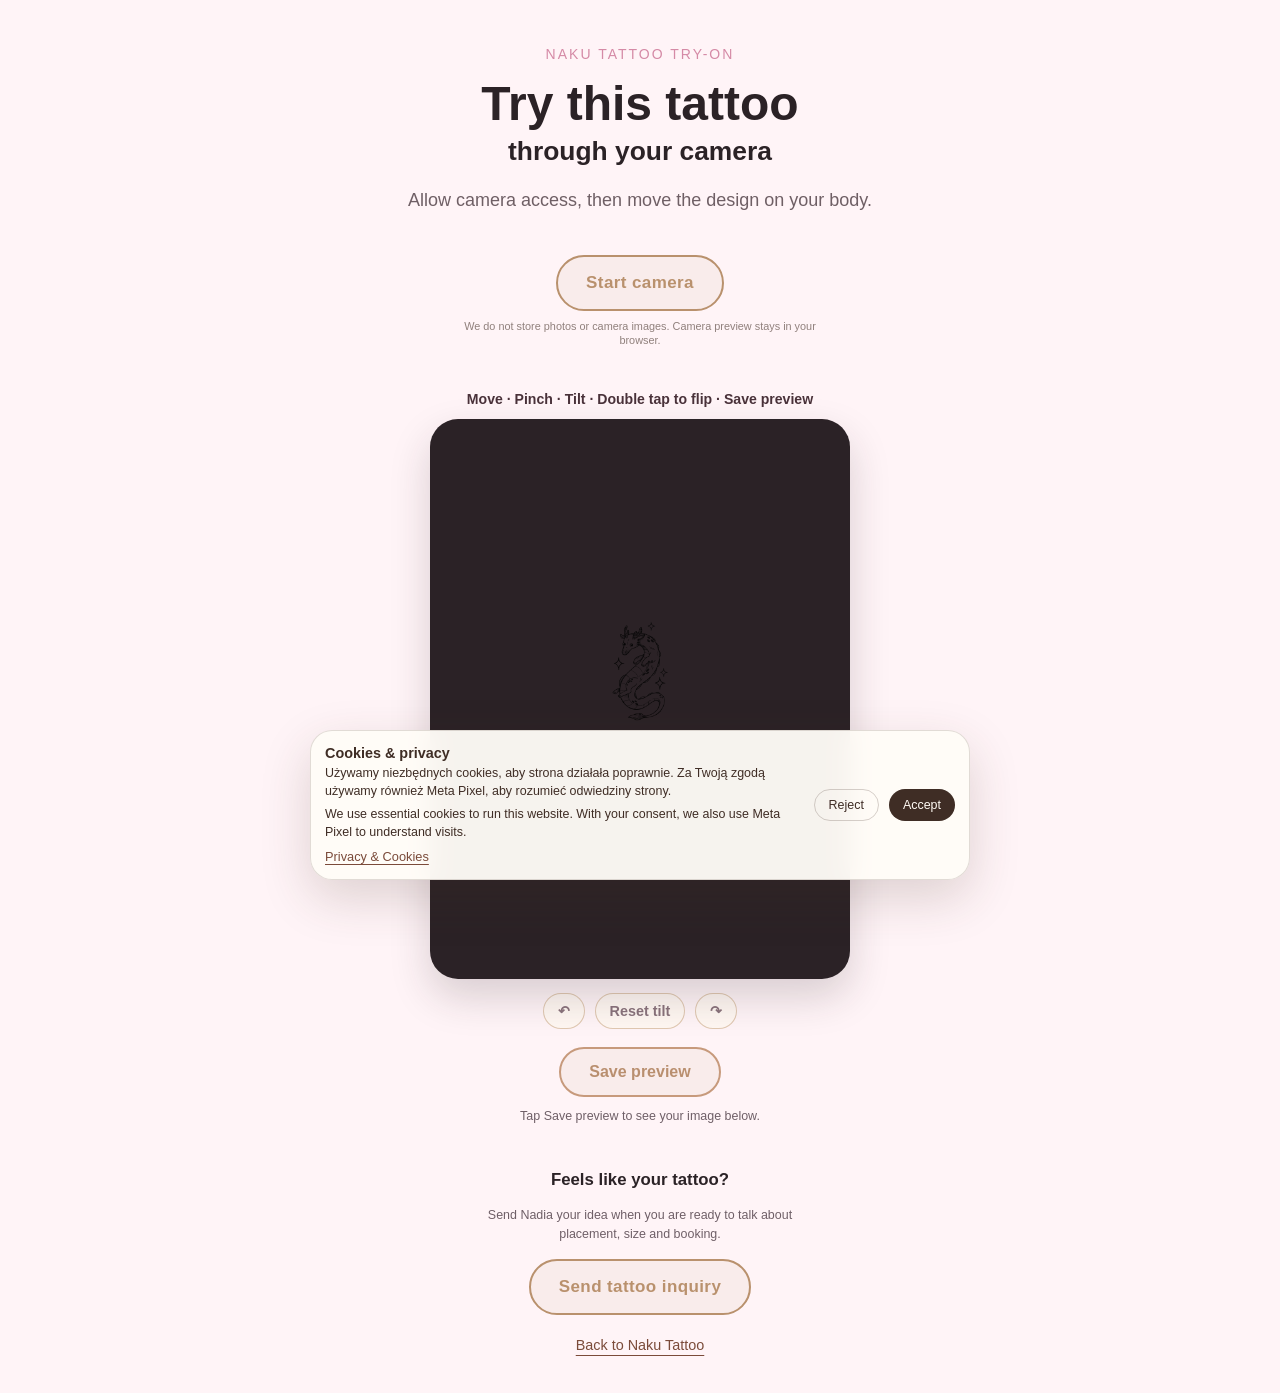
<file: try-on/manual.html>
<!DOCTYPE html>
<html lang="en">
<head>
    <meta charset="UTF-8">
    <meta name="viewport" content="width=device-width, initial-scale=1.0">
    <title>Manual tattoo try-on — Naku Tattoo</title>

    <link rel="stylesheet" href="../style.css?v=92">

   <script src="../cookies.js"></script>
    
</head>
<body class="manual-try-on-page">

    <main class="manual-try-on-main">
        <section class="manual-try-on-intro">
            <p class="eyebrow">Naku Tattoo Try-On</p>

            <h1>
                Try this tattoo
                <span>through your camera</span>
            </h1>

            <p class="hero-text">
                Allow camera access, then move the design on your body.
            </p>

            <button id="start-camera" class="cta-button" type="button">
                Start camera
            </button>

            <p class="privacy-note">
                We do not store photos or camera images. Camera preview stays in your browser.
            </p>

            <p id="camera-status" class="camera-status"></p>

        </section>

        <section id="camera-section" class="manual-camera-section">
            <p class="manual-try-on-hint">
                Move · Pinch · Tilt · Double tap to flip · Save preview
            </p>

                        <div class="camera-frame">
                            <video id="camera-video" autoplay playsinline></video>

                            <img
                                id="tattoo-overlay"
                                src="../images/hero-designs/design-01.png"
                                alt=""
                            >
                        </div>

                        <div class="tattoo-adjust-controls" aria-label="Tattoo adjustment controls">
                            <button id="rotate-left" type="button">
                                ↶
                            </button>

                            <button id="reset-rotation" type="button">
                                Reset tilt
                            </button>

                            <button id="rotate-right" type="button">
                                ↷
                            </button>
                        </div>

                        <div class="snapshot-actions">
                            <button id="save-preview" type="button">
                                Save preview
                            </button>

                            <p class="preview-helper">
                                Tap Save preview to see your image below.
                            </p>

                            <div id="generated-preview" class="generated-preview">
                                <p>Your preview</p>

                                <img id="generated-preview-image" alt="Generated tattoo preview">

                                <p class="preview-rights-note">
                                    Artwork by Naku Tattoo. This preview is for personal reference only.
                                </p>

                                <label class="preview-consent">
                                    <input id="preview-consent" type="checkbox">
                                    <span>I understand this preview is for personal reference only.</span>
                                </label>

                                <button id="share-preview" type="button" disabled>
                                    Share preview
                                </button>
                            </div>

                        </div>
                    </section>

        <section class="guest-spot">
            <h2>Feels like your tattoo?</h2>

            <p class="guest-spot-description">
                Send Nadia your idea when you are ready to talk about placement, size and booking.
            </p>

            <a
                href="https://booking.nakutattoo.com/inquiry/"
                class="cta-button"
                onclick="trackNakuEvent('TattooInquiryClick');"
            >
                Send tattoo inquiry
            </a>

            <a href="../index.html" class="back-link">
                Back to Naku Tattoo
            </a>
        </section>

    </main>

    <script>
    const startCameraButton = document.getElementById("start-camera");
    const cameraVideo = document.getElementById("camera-video");
    const cameraStatus = document.getElementById("camera-status");

    const tattooOverlay = document.getElementById("tattoo-overlay");

    const savePreviewButton = document.getElementById("save-preview");
    const sharePreviewButton = document.getElementById("share-preview");
    const previewConsentCheckbox = document.getElementById("preview-consent");
    const generatedPreview = document.getElementById("generated-preview");
    const generatedPreviewImage = document.getElementById("generated-preview-image");
    const cameraFrame = document.querySelector(".camera-frame");

    const rotateLeftButton = document.getElementById("rotate-left");
    const resetRotationButton = document.getElementById("reset-rotation");
    const rotateRightButton = document.getElementById("rotate-right");

    const designImages = {
        "dragon-01": "../images/dragons/dragon-01.png",
        "dragon-02": "../images/dragons/dragon-02.png",
        "dragon-03": "../images/dragons/dragon-03.png",

        "simple-01": "../images/simple/simple-01.png",
        "simple-02": "../images/simple/simple-02.png",
        "simple-03": "../images/simple/simple-03.png",

        "botanical-01": "../images/botanical/botanical-01.png",
        "botanical-02": "../images/botanical/botanical-02.png"
    };

    const urlParams = new URLSearchParams(window.location.search);
    const selectedDesign = urlParams.get("design");

    if (designImages[selectedDesign]) {
        tattooOverlay.src = designImages[selectedDesign];
    }

    let isDragging = false;
    let dragOffsetX = 0;
    let dragOffsetY = 0;

    let isPinching = false;
    let pinchStartDistance = 0;
    let pinchStartWidth = 0;

    let isTattooFlipped = false;
    let tattooRotation = 0;
    let hasTattooBeenMoved = false;
    let lastTapTime = 0;
    let latestPreviewFile = null;

    previewConsentCheckbox.addEventListener("change", function () {
        if (previewConsentCheckbox.checked === true && latestPreviewFile) {
            sharePreviewButton.disabled = false;
        } else {
            sharePreviewButton.disabled = true;
        }
    });


    startCameraButton.addEventListener("click", async function () {
        cameraStatus.textContent = "Starting camera...";
        
        trackNakuEvent("BrowserTryOnCameraStartClick");

        try {
            const cameraStream = await navigator.mediaDevices.getUserMedia({
                video: {
                    facingMode: "environment"
                },
                audio: false
            });

            cameraVideo.srcObject = cameraStream;
            cameraStatus.textContent = "Camera is on.";
            document.body.classList.add("camera-active");
        } catch (error) {
            cameraStatus.textContent = "Camera could not start: " + error.name;
        }
    });

        savePreviewButton.addEventListener("click", function () {
        const frameRect = cameraFrame.getBoundingClientRect();
        const videoRect = cameraVideo.getBoundingClientRect();
        const tattooRect = tattooOverlay.getBoundingClientRect();

        const canvas = document.createElement("canvas");
        canvas.width = frameRect.width;
        canvas.height = frameRect.height;

        const context = canvas.getContext("2d");

        context.drawImage(
            cameraVideo,
            0,
            0,
            canvas.width,
            canvas.height
        );

        context.save();

        const tattooCenterX = tattooRect.left - frameRect.left + tattooRect.width / 2;
        const tattooCenterY = tattooRect.top - frameRect.top + tattooRect.height / 2;

        context.translate(tattooCenterX, tattooCenterY);
        context.rotate(tattooRotation * Math.PI / 180);

        if (isTattooFlipped) {
            context.scale(-1, 1);
        }

        context.globalAlpha = 0.92;
        context.globalCompositeOperation = "multiply";

        context.drawImage(
            tattooOverlay,
            -tattooRect.width / 2,
            -tattooRect.height / 2,
            tattooRect.width,
            tattooRect.height
        );

        context.restore();

        const previewImage = canvas.toDataURL("image/png");

        generatedPreviewImage.src = previewImage;
        generatedPreview.style.display = "block";

        latestPreviewFile = null;
        previewConsentCheckbox.checked = false;
        sharePreviewButton.disabled = true;
        sharePreviewButton.style.display = "none";

        fetch(previewImage)
            .then(function (response) {
                return response.blob();
            })
            .then(function (blob) {
                const previewFile = new File([blob], "naku-tattoo-preview.png", {
                    type: "image/png"
                });

                if (
                    navigator.share &&
                    navigator.canShare &&
                    navigator.canShare({ files: [previewFile] })
                ) {
                    latestPreviewFile = previewFile;
                    sharePreviewButton.style.display = "inline-block";
                    sharePreviewButton.disabled = true;
                }
            })
            .catch(function () {
                sharePreviewButton.style.display = "none";
            });

        trackNakuEvent("SavePreviewClick");
    });

    sharePreviewButton.addEventListener("click", async function () {
        if (!latestPreviewFile) {
            return;
        }

        try {
            await navigator.share({
                files: [latestPreviewFile],
                title: "Naku Tattoo preview",
                text: "My tattoo preview from Naku Tattoo"
            });

            trackNakuEvent("SharePreviewClick");
        } catch (error) {
            if (error.name !== "AbortError") {
                console.error("Share preview failed:", error);
            }
        }
    });

    function getTouchDistance(touchOne, touchTwo) {
        const xDistance = touchTwo.clientX - touchOne.clientX;
        const yDistance = touchTwo.clientY - touchOne.clientY;

        return Math.sqrt((xDistance * xDistance) + (yDistance * yDistance));
    }

    function setTattooWidth(newWidth) {
        const minWidth = 60;
        const maxWidth = 280;

        if (newWidth < minWidth) {
            newWidth = minWidth;
        }

        if (newWidth > maxWidth) {
            newWidth = maxWidth;
        }

        tattooOverlay.style.width = newWidth + "px";
    }

    function applyTattooTransform() {
        const rotationTransform = ` rotate(${tattooRotation}deg)`;
        const flipTransform = isTattooFlipped ? " scaleX(-1)" : "";

        if (hasTattooBeenMoved === true) {
            tattooOverlay.style.transform = rotationTransform + flipTransform;
        } else {
            tattooOverlay.style.transform = "translate(-50%, -50%)" + rotationTransform + flipTransform;
        }
    }

    rotateLeftButton.addEventListener("click", function () {
        tattooRotation = tattooRotation - 10;
        applyTattooTransform();
    });

    resetRotationButton.addEventListener("click", function () {
        tattooRotation = 0;
        applyTattooTransform();
    });

    rotateRightButton.addEventListener("click", function () {
        tattooRotation = tattooRotation + 10;
        applyTattooTransform();
    });

    tattooOverlay.addEventListener("pointerdown", function (event) {
    isDragging = true;

    const tattooRect = tattooOverlay.getBoundingClientRect();

    dragOffsetX = event.clientX - tattooRect.left;
    dragOffsetY = event.clientY - tattooRect.top;

    tattooOverlay.setPointerCapture(event.pointerId);
});

    tattooOverlay.addEventListener("pointermove", function (event) {
        if (isDragging === false) {
            return;
        }

        const frameRect = tattooOverlay.parentElement.getBoundingClientRect();

        const newLeft = event.clientX - frameRect.left - dragOffsetX;
        const newTop = event.clientY - frameRect.top - dragOffsetY;

        tattooOverlay.style.left = newLeft + "px";
        tattooOverlay.style.top = newTop + "px";
        hasTattooBeenMoved = true;
    applyTattooTransform();
});

    tattooOverlay.addEventListener("pointerup", function () {
        isDragging = false;
});

tattooOverlay.addEventListener("touchstart", function (event) {
    if (event.touches.length === 1) {
        isDragging = true;
        isPinching = false;

        const touch = event.touches[0];
        const tattooRect = tattooOverlay.getBoundingClientRect();

        dragOffsetX = touch.clientX - tattooRect.left;
        dragOffsetY = touch.clientY - tattooRect.top;
    }

    if (event.touches.length === 2) {
        isDragging = false;
        isPinching = true;

        pinchStartDistance = getTouchDistance(event.touches[0], event.touches[1]);
        pinchStartWidth = tattooOverlay.offsetWidth;
    }
});

tattooOverlay.addEventListener("touchmove", function (event) {
    event.preventDefault();

    if (event.touches.length === 1 && isDragging === true && isPinching === false) {
        const touch = event.touches[0];
        const frameRect = tattooOverlay.parentElement.getBoundingClientRect();

        const newLeft = touch.clientX - frameRect.left - dragOffsetX;
        const newTop = touch.clientY - frameRect.top - dragOffsetY;

        tattooOverlay.style.left = newLeft + "px";
        tattooOverlay.style.top = newTop + "px";
        hasTattooBeenMoved = true;
        applyTattooTransform();
    }

    if (event.touches.length === 2 && isPinching === true) {
        const currentDistance = getTouchDistance(event.touches[0], event.touches[1]);
        const scaleRatio = currentDistance / pinchStartDistance;
        const newWidth = pinchStartWidth * scaleRatio;

        setTattooWidth(newWidth);
    }
});

tattooOverlay.addEventListener("touchend", function (event) {
    if (event.touches.length === 0) {
        isDragging = false;
        isPinching = false;
    }

    if (event.touches.length === 1) {
        isPinching = false;
    }
});

tattooOverlay.addEventListener("touchend", function () {
    const currentTapTime = Date.now();
    const timeSinceLastTap = currentTapTime - lastTapTime;

    if (timeSinceLastTap > 0 && timeSinceLastTap < 300) {
        isTattooFlipped = !isTattooFlipped;
        applyTattooTransform();
    }

    lastTapTime = currentTapTime;
});

</script>

</body>
</html>
</file>
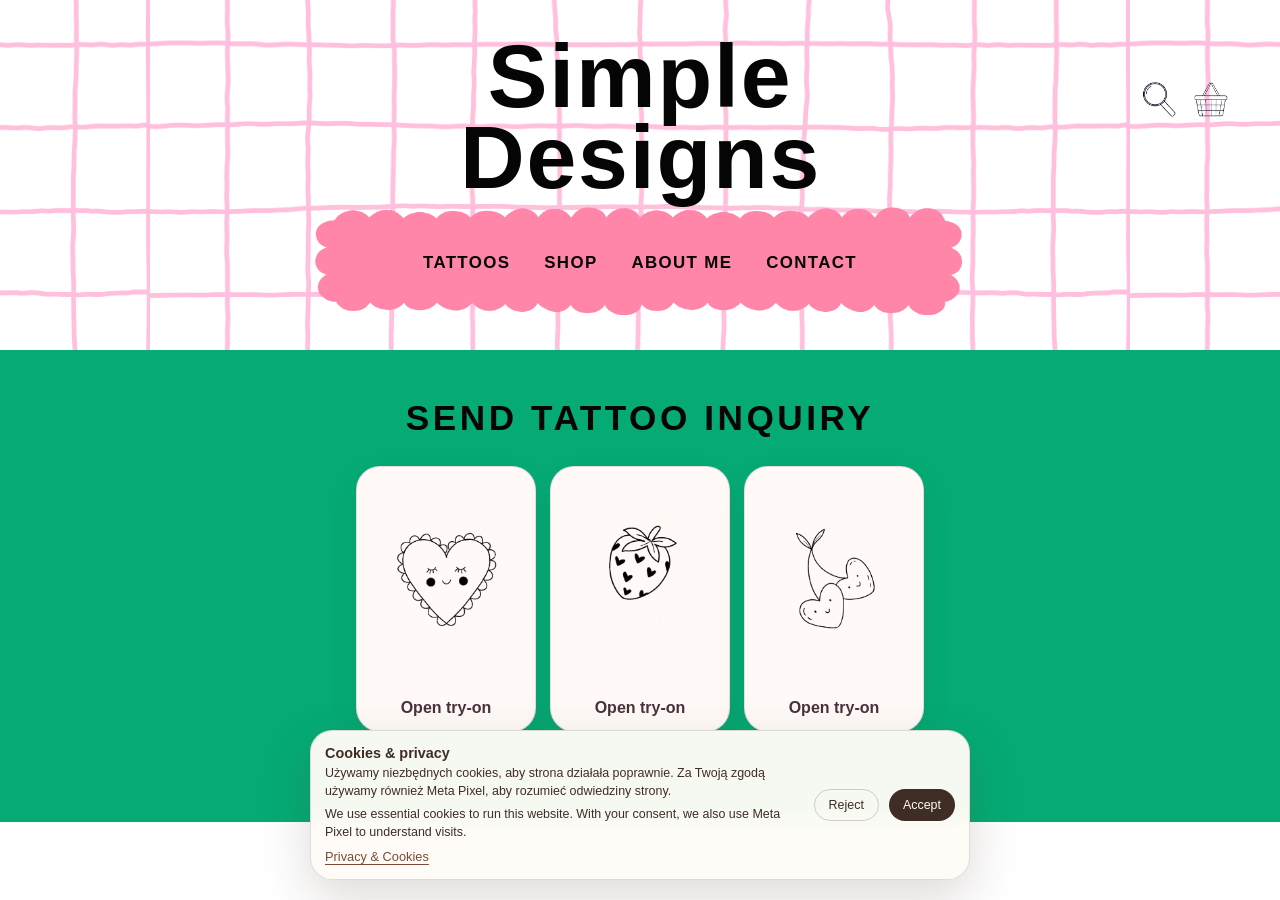
<file: try-on/simple.html>
<!DOCTYPE html>
<html lang="en">
<head>
    <meta charset="UTF-8">
    <meta name="viewport" content="width=device-width, initial-scale=1.0">
    <title>Simple tattoo try-on — Naku Tattoo</title>
    <meta name="description" content="Choose a little tattoo design and try it on through your phone camera.">
    <link rel="stylesheet" href="../style.css?v=93">
    <script src="../cookies.js"></script>
</head>
<body class="nadia-home-page nadia-designs-page nadia-family-page">

    <header class="nadia-home-header">
        <div class="nadia-home-grid" aria-hidden="true"></div>

        <a class="nadia-logo-link" href="../designs.html" aria-label="Simple tattoo designs">
            <span class="nadia-designs-logo-text">Simple<br>Designs</span>
        </a>

        <nav class="nadia-main-nav" aria-label="Main navigation">
            <img
                class="nadia-nav-art"
                src="../images/nadia-identity/nav-bar.png"
                alt=""
                aria-hidden="true"
            >

            <span class="nadia-nav-links">
                <a href="../designs.html">Tattoos</a>
                <a href="../shop/index.html">Shop</a>
                <a href="../index.html#about">About me</a>
                <a href="../index.html#contact">Contact</a>
            </span>
        </nav>

        <div class="nadia-mobile-actions" aria-label="Quick actions">
            <a href="../designs.html" aria-label="Open tattoos">
                <img src="../images/nadia-identity/lupa.png" alt="">
            </a>
            <a href="../shop/index.html" aria-label="Open shop">
                <img src="../images/nadia-identity/cart.png" alt="">
            </a>
        </div>
    </header>

    <main class="page-shell">
        <section class="hero try-on-hero dragon-select-hero designs-hub">

            <div class="dragon-actions nadia-top-action">
                <a href="https://booking.nakutattoo.com/inquiry/" class="cta-button" onclick="trackNakuEvent('SimpleInquiryClick');">
                    Send tattoo inquiry
                </a>
            </div>

            <div class="dragon-grid">
                <a class="dragon-card" href="manual.html?design=simple-01" onclick="trackNakuEvent('SimpleTryOnClick01');">
                    <img src="../images/simple/simple-01.png" alt="Simple tattoo design 1">
                    <span>Open try-on</span>
                </a>

                <a class="dragon-card" href="manual.html?design=simple-02" onclick="trackNakuEvent('SimpleTryOnClick02');">
                    <img src="../images/simple/simple-02.png" alt="Simple tattoo design 2">
                    <span>Open try-on</span>
                </a>

                <a class="dragon-card" href="manual.html?design=simple-03" onclick="trackNakuEvent('SimpleTryOnClick03');">
                    <img src="../images/simple/simple-03.png" alt="Simple tattoo design 3">
                    <span>Open try-on</span>
                </a>
            </div>
            
        </section>
    </main>

    <script>
        trackNakuEvent("SimpleTryOnPageView");
    </script>
</body>
</html>
</file>
<file: style.css>
* {
    box-sizing: border-box;
}

body {
    margin: 0;
    font-family: Futura, "Futura PT", "Trebuchet MS", Arial, sans-serif;
    background: #fff4f7;
    color: #2b2226;
}

main {
    min-height: 100vh;
    display: flex;
    flex-direction: column;
    justify-content: center;
    align-items: center;
}

.hero {
    max-width: 560px;
    text-align: center;
    position: relative;
}

.hero-designs {
    position: absolute;
    inset: 0;
    overflow: visible;
    pointer-events: none;
    z-index: 0;
}

.hero-design {
    position: absolute;
    width: 150px;
    opacity: 0;
    filter: sepia(0.25);
    animation: design-appear 9.0s ease-in-out infinite;
}

.hero-design-one {
    top: -95px;
    right: -5px;
    animation-delay: -1.8s;
}

.hero-design-two {
    top: 42%;
    left: -35px;
    width: 165px;
    animation-delay: 0.5s;
}

.hero-design-three {
    bottom: -205px;
    right: 70px;
    width: 140px;
    animation-delay: 4.5s;
}

.hero > *:not(.hero-designs) {
    position: relative;
    z-index: 1;
}

@keyframes design-appear {
    0%, 18%, 100% {
        opacity: 0;
        transform: translateY(10px) scale(0.96);
    }

    24%, 58% {
        opacity: 0.22;
        transform: translateY(0) scale(1);
    }

    72% {
        opacity: 0;
        transform: translateY(-8px) scale(1.02);
    }
}

.eyebrow {
    margin-bottom: 16px;
    font-size: 14px;
    letter-spacing: 2px;
    text-transform: uppercase;
    color: #d58aa6;
}

h1 {
    margin: 0 0 20px 0;
    font-size: 48px;
    line-height: 1.1;
}

h1 span {
    display: block;
    margin-top: 6px;
    font-size: 0.55em;
    font-weight: 600;
}

.hero-text {
    margin: 0 0 32px 0;
    font-size: 18px;
    line-height: 1.6;
    color: #6f5f65;
}

.cta-button {
    margin-top: 34px;
    display: inline-flex;
    align-items: center;
    justify-content: center;
    gap: 18px;
    padding: 16px 28px;
    border: 2px solid #b9916d;
    border-radius: 999px;
    color: #b9916d;
    background: rgba(199, 162, 124, 0.10);
    text-decoration: none;
    font-weight: 800;
    font-size: 17px;
    letter-spacing: 0.4px;
}

.cta-lens-icon-wrap {
    width: 34px;
    height: 34px;
    border-radius: 50%;
    overflow: hidden;
    background: #ffffff;
    flex-shrink: 0;
    display: inline-flex;
    align-items: center;
    justify-content: center;
}

.cta-lens-icon {
    width: 78px;
    height: 78px;
    object-fit: contain;
}

.cta-button:hover {
    background: rgba(199, 162, 124, 0.08);
    color: #9f7655;
    border-color: #9f7655;
}

.soft-invite {
    margin-bottom: 0;
    color: #7f6b72;
    font-size: 18px;
    line-height: 1.5;
    font-weight: 700;
}

.booking-info {
    margin-top: 48px;
    width: min(100%, 460px);
    text-align: center;
}

.booking-info p {
    margin: 0;
    font-size: 0.72rem;
    color: #8a737c;
    opacity: 1;
    letter-spacing: 0.02em;
    display: flex;
    justify-content: center;
    align-items: center;
    gap: 32px;
}

.booking-info a {
    color: #8a737c;
    font-weight: 600;
    text-decoration: underline;
    text-underline-offset: 4px;
    text-decoration-thickness: 1px;
}

.guest-spot {
    margin-top: 16px;
    text-align: center;
    display: flex;
    flex-direction: column;
    align-items: center;
    gap: 8px;
}

.guest-spot h2 {
    font-size: 1.05rem;
    line-height: 1.2;
    margin: 0;
}

.guest-spot p {
    margin: 0;
    color: #6f5f67;
}

.guest-spot-note {
    color: #9b8790;
    font-size: 0.62rem;
    font-weight: 500;
    letter-spacing: 0.02em;
    margin-bottom: 6px;
}

.guest-spot .guest-spot-description {
    max-width: 360px;
    margin-top: 8px;
    font-size: 0.78rem;
    line-height: 1.5;
    font-weight: 530;
}

.manual-try-on-page .guest-spot .cta-button {
    margin-top: 8px;
}

.guest-spot-link {
    display: inline-block;
    margin-top: 6px;
    color: #8a737c;
    font-size: 0.84rem;
    line-height: 1.1;
    font-weight: 700;
    text-decoration: underline;
    text-underline-offset: 4px;
    text-decoration-thickness: 1px;
}

@media (min-width: 769px) {
    .home-main {
        justify-content: flex-start;
        padding-top: 180px;
    }
}

/* MOBILE VIEW — styles for phones and small screens */
@media (max-width: 768px) {
    main {
        justify-content: flex-start;
        padding-top: 58px;
    }

    .hero {
        min-height: auto;
        padding-top: 48px;
        padding-bottom: 32px;
    }

    .eyebrow {
        margin-bottom: 14px;
        font-size: 13px;
    }

    h1 {
        margin-bottom: 18px;
        font-size: 36px;
        line-height: 1.05;
    }

    .hero-text {
        margin-bottom: 28px;
        font-size: 17px;
        line-height: 1.55;
    }

    .cta-button {
        margin-top: 36px;
        width: 100%;
        max-width: 320px;
        padding: 12px 20px;
        font-size: 16px;
        text-align: center;
        display: inline-flex;
        align-items: center;
        justify-content: center;
    }   

    .booking-info {
        margin-top: 0px;
        width: 100%;
        max-width: 320px;
    }

    .booking-location {
        font-weight: 600;
    }      
   .booking-info p {
        color: #9b8790;
        font-size: 0.66rem;
        display: flex;
        justify-content: center;
        align-items: center;
        gap: 28px;
    }

    .booking-info a {
        color: inherit;
        text-decoration: underline;
        text-underline-offset: 4px;
        text-decoration-thickness: 1px;
    }

    .guest-spot {
        margin-top: 8px;
        text-align: center;
        gap: 6px;
    }

    .guest-spot h2 {
        font-size: 0.86rem;
        line-height: 1.2;
        margin-bottom: 6px;
    }

    .guest-spot .guest-spot-description {
        margin-top: 8px;
    }

    .guest-spot p {
        max-width: 240px;
        margin: 0 auto 8px;
        font-size: 0.64rem;
        line-height: 1.45;
    }

    .guest-spot-link {
        color: #8a737c;
        font-size: 0.68rem;
        text-decoration: underline;
        text-underline-offset: 4px;
        text-decoration-thickness: 1px;
    }
}

.try-on-design-boost {
    display: block;
    width: 76px;
    max-width: 22vw;
    margin: 8px auto 6px;
    opacity: 0.9;
}

.try-on-hero-design {
    top: -45px;
    right: 18px;
}

/* Manual browser tattoo try-on prototype */

.manual-try-on-page {
    background: #fff4f7;
}

.manual-try-on-main {
    min-height: 100vh;
    padding: 32px 18px;
    justify-content: flex-start;
    gap: 28px;
}

.manual-try-on-intro {
    max-width: 520px;
    text-align: center;
}

.manual-camera-section {
    width: 100%;
    display: flex;
    flex-direction: column;
    align-items: center;
    justify-content: center;
}

.camera-frame {
    position: relative;
    width: min(100%, 420px);
    aspect-ratio: 3 / 4;
    overflow: hidden;
    border-radius: 28px;
    background: #2b2226;
    box-shadow: 0 18px 40px rgba(43, 34, 38, 0.18);
}

#camera-video {
    width: 100%;
    height: 100%;
    object-fit: cover;
}

#tattoo-overlay {
    position: absolute;
    top: 45%;
    left: 50%;
    width: 120px;
    transform: translate(-50%, -50%);
    touch-action: none;
    cursor: grab;
    opacity: 0.92;
    mix-blend-mode: multiply;
}

.camera-status {
    margin-top: 14px;
    color: #8a737c;
    font-size: 0.85rem;
    font-weight: 600;
}

.camera-active .manual-try-on-intro {
    display: none;
}

.camera-active .manual-try-on-main {
    padding-top: 10px;
    gap: 10px;
}

.camera-active .manual-try-on-hint {
    margin-top: 0;
    margin-bottom: 8px;
}

@media (max-width: 768px) {
    .manual-try-on-main {
        min-height: 100svh;
        padding: 10px 14px 80px;
        gap: 10px;
    }

    .manual-try-on-intro .eyebrow {
        font-size: 0.68rem;
        margin-bottom: 8px;
    }

    .manual-try-on-intro h1 {
        font-size: 1.65rem;
        margin-bottom: 6px;
    }

    .manual-try-on-intro h1 span {
        font-size: 0.55em;
        margin-top: 2px;
    }

    .manual-try-on-intro .hero-text {
        font-size: 0.85rem;
        line-height: 1.25;
        margin-bottom: 10px;
    }

    .manual-try-on-intro .cta-button {
        margin-top: 8px;
        padding: 11px 20px;
    }

    .camera-status {
        margin-top: 10px;
        font-size: 0.78rem;
    }

        .camera-frame {
        width: min(100%, 340px);
        aspect-ratio: 1 / 1;
        border-radius: 24px;
    }
}

.manual-try-on-hint {
    margin: 0 0 10px;
    color: #4a323a;
    font-size: 0.88rem;
    line-height: 1.35;
    font-weight: 800;
    text-align: center;
}

/* Cookie banner */

.cookie-banner {
    position: fixed;
    left: 20px;
    right: 20px;
    bottom: 20px;
    z-index: 9999;
    max-width: 660px;
    margin: 0 auto;
    padding: 14px;
    background: rgba(255, 252, 247, 0.96);
    border: 1px solid rgba(70, 49, 38, 0.16);
    border-radius: 22px;
    box-shadow: 0 18px 50px rgba(70, 49, 38, 0.18);
    display: flex;
    gap: 14px;
    align-items: center;
    justify-content: space-between;
    backdrop-filter: blur(12px);
}

.cookie-banner-text {
    color: #3f2d25;
}

.cookie-banner-text strong {
    display: block;
    margin-bottom: 4px;
    font-size: 0.9rem;
}

.cookie-banner-text p {
    margin: 0 0 6px;
    font-size: 0.78rem;
    line-height: 1.4;
}

.cookie-banner-text a {
    color: #7b4b3a;
    font-size: 0.8rem;
    text-decoration: underline;
    text-underline-offset: 3px;
}

.cookie-banner-actions {
    display: flex;
    gap: 10px;
    flex-shrink: 0;
}

.cookie-button {
    border: none;
    border-radius: 999px;
    padding: 8px 14px;
    font-size: 0.78rem;
    cursor: pointer;
    white-space: nowrap;
}

.cookie-button.primary {
    background: #3f2d25;
    color: #fffaf4;
}

.cookie-button.secondary {
    background: transparent;
    color: #3f2d25;
    border: 1px solid rgba(70, 49, 38, 0.22);
}

@media (max-width: 640px) {
    .cookie-banner {
        left: 8px;
        right: 8px;
        bottom: 8px;
        padding: 6px 8px;
        border-radius: 14px;
        flex-direction: column;
        align-items: stretch;
        gap: 5px;
        max-width: none;
    }

    .cookie-banner-text strong {
        font-size: 0.66rem;
        margin-bottom: 1px;
    }

    .cookie-banner-text p {
        font-size: 0.56rem;
        line-height: 1.18;
        margin: 0 0 3px;
    }

    .cookie-banner-text a {
        font-size: 0.56rem;
        line-height: 1;
    }

    .cookie-banner-actions {
        display: flex;
        flex-direction: row;
        width: 100%;
        gap: 6px;
    }

    .cookie-button {
        width: 100%;
        padding: 5px 8px;
        font-size: 0.62rem;
        line-height: 1.1;
    }
}

/* Try-on privacy note */

.privacy-note {
    max-width: 360px;
    margin: 8px auto 14px;
    font-size: 0.68rem;
    line-height: 1.35;
    color: rgba(63, 45, 37, 0.58);
}

/* Privacy page */

.privacy-page {
    min-height: 100vh;
    padding: 40px 18px;
    background: #fffaf4;
    color: #3f2d25;
}

.privacy-card {
    max-width: 760px;
    margin: 0 auto;
    padding: 36px;
    background: rgba(255, 255, 255, 0.74);
    border: 1px solid rgba(70, 49, 38, 0.12);
    border-radius: 28px;
    box-shadow: 0 18px 50px rgba(70, 49, 38, 0.08);
}

.privacy-card h1 {
    margin: 18px 0 8px;
    font-size: clamp(2rem, 5vw, 3.4rem);
    line-height: 1;
}

.privacy-card h2 {
    margin: 30px 0 10px;
    font-size: 1.15rem;
}

.privacy-card p {
    margin: 0 0 14px;
    font-size: 0.96rem;
    line-height: 1.65;
}

.privacy-updated {
    color: rgba(63, 45, 37, 0.62);
    font-size: 0.82rem;
}

.back-link {
    display: inline-block;
    color: #7b4b3a;
    text-decoration: underline;
    text-underline-offset: 5px;
    text-decoration-thickness: 1px;
    font-size: 0.9rem;
    margin-top: 14px;
    margin-bottom: 8px;
}

.back-link:hover {
    text-decoration: underline;
}

@media (max-width: 640px) {
    .privacy-page {
        padding: 12px 8px;
    }

    .privacy-card {
        padding: 16px 14px;
        border-radius: 18px;
    }

    .privacy-card h1 {
        font-size: 1.35rem;
        line-height: 1.05;
        margin: 10px 0 5px;
    }

    .privacy-card h2 {
        font-size: 0.76rem;
        margin: 15px 0 5px;
    }

    .privacy-card p {
        font-size: 0.6rem;
        line-height: 1.38;
        margin-bottom: 7px;
    }

    .privacy-updated {
        font-size: 0.56rem;
    }

    .back-link {
        font-size: 0.6rem;
    }
}

.dragon-grid {
    display: grid;
    gap: 18px;
    margin: 28px 0 22px;
}

.dragon-card {
    display: block;
    padding: 18px;
    border: 1px solid rgba(138, 115, 124, 0.22);
    border-radius: 24px;
    background: rgba(255, 250, 247, 0.72);
    text-decoration: none;
    color: #4a323a;
    box-shadow: 0 12px 30px rgba(74, 50, 58, 0.08);
}

.dragon-card img {
    display: block;
    width: 100%;
    max-width: 210px;
    margin: 0 auto 12px;
    mix-blend-mode: multiply;
}

.dragon-card span {
    display: block;
    font-weight: 700;
    text-align: center;
}

@media (min-width: 760px) {
    .dragon-grid {
        grid-template-columns: repeat(3, 1fr);
    }
}

.dragon-actions {
    display: flex;
    flex-direction: column;
    align-items: center;
    gap: 14px;
    margin-top: 28px;
}

.dragon-actions .cta-button {
    margin-top: 0;
}

.dragon-actions .secondary-link {
    display: block;
    text-align: center;
    color: #8a737c;
    font-weight: 600;
    text-decoration: underline;
    text-underline-offset: 4px;
    text-decoration-thickness: 1px;
}

.tattoo-adjust-controls {
    display: flex;
    align-items: center;
    justify-content: center;
    gap: 10px;
    margin-top: 14px;
    flex-wrap: wrap;
}

.tattoo-adjust-controls button {
    border: 1px solid rgba(199, 162, 124, 0.55);
    border-radius: 999px;
    background: rgba(255, 248, 242, 0.88);
    color: #8a737c;
    font-family: inherit;
    font-size: 0.9rem;
    font-weight: 700;
    padding: 9px 14px;
    cursor: pointer;
}

.snapshot-actions {
    display: flex;
    flex-direction: column;
    align-items: center;
    gap: 12px;
    margin-top: 18px;
}

.preview-helper {
    margin: -2px 0 0;
    color: #6f5f67;
    font-size: 0.78rem;
    font-weight: 530;
    line-height: 1.5;
    text-align: center;
}

#save-preview {
    border: 2px solid #c79a7c;
    border-radius: 999px;
    background: rgba(199, 162, 124, 0.10);
    color: #b98f6f;
    font-weight: 800;
    font-size: 1rem;
    padding: 14px 28px;
    cursor: pointer;
    font-family: inherit;
}

#share-preview {
    display: none;
    border: 1px solid rgba(199, 162, 124, 0.55);
    border-radius: 999px;
    background: rgba(255, 248, 242, 0.88);
    color: #8a737c;
    font-family: inherit;
    font-size: 0.84rem;
    font-weight: 700;
    padding: 10px 18px;
    cursor: pointer;
}

.generated-preview .preview-rights-note {
    max-width: 300px;
    margin: 8px auto 4px;
    font-size: 0.68rem;
    line-height: 1.35;
    color: #9a858d;
    text-align: center;
    font-weight: 400;
}

.preview-consent {
    display: flex;
    align-items: flex-start;
    gap: 8px;
    max-width: 320px;
    margin: 10px auto 8px;
    font-size: 0.75rem;
    line-height: 1.35;
    color: #6f5964;
    text-align: left;
}

.preview-consent input {
    margin-top: 2px;
}

#share-preview:disabled {
    opacity: 0.45;
    cursor: not-allowed;
}

.generated-preview {
    display: none;
    width: min(100%, 280px);
    margin-top: 8px;
    text-align: center;
}

.generated-preview p {
    margin: 0 0 8px;
    color: #8a737c;
    font-size: 0.86rem;
    font-weight: 700;
}

.generated-preview img {
    width: 100%;
    display: block;
    border-radius: 18px;
    box-shadow: 0 12px 28px rgba(43, 34, 38, 0.14);
}

@media (min-width: 769px) {
    .manual-try-on-page .guest-spot .cta-button {
        margin-top: 8px;
    }
}

@media (max-width: 768px) {
    .dragon-select-hero {
        padding-top: 0;
    }

    .dragon-select-hero .eyebrow {
        margin-bottom: 8px;
    }

    .dragon-select-hero h1 {
        margin-bottom: 12px;
    }

    .dragon-select-hero p {
        margin-bottom: 18px;
    }
}

#start-camera {
    margin-top: 8px;
}

/* Designs catalogue page */

.designs-hub .dragon-grid {
    gap: 14px;
    margin: 24px 0 18px;
}

.designs-hub .dragon-card {
    padding: 14px;
}

.designs-hub .dragon-card img {
    max-width: 145px;
    margin-bottom: 10px;
}

@media (max-width: 759px) {
    .designs-hub .dragon-card {
        display: grid;
        grid-template-columns: 96px 1fr;
        align-items: center;
        gap: 16px;
        text-align: left;
    }

    .designs-hub .dragon-card img {
        max-width: 96px;
        margin: 0;
    }

    .designs-hub .dragon-card span {
        text-align: left;
    }
}

/* Site navigation */

.site-nav {
    position: fixed;
    top: 18px;
    left: 50%;
    width: min(920px, calc(100% - 32px));
    transform: translateX(-50%);
    z-index: 20;
    pointer-events: none;
}

.nav-menu {
    pointer-events: auto;
}

.nav-menu summary {
    display: none;
}

.desktop-nav-links {
    display: flex;
    justify-content: center;
    pointer-events: auto;
    gap: 24px;
    padding: 14px 28px;
    border: 1px solid rgba(185, 145, 109, 0.32);
    border-radius: 999px;
    background: rgba(255, 250, 247, 0.82);
    box-shadow: 0 12px 30px rgba(74, 50, 58, 0.08);
    backdrop-filter: blur(10px);
}

.desktop-nav-links a {
    color: #4a323a;
    font-size: 0.95rem;
    font-weight: 700;
    text-decoration: none;
    padding: 8px 12px;
    border-radius: 999px;
}

.desktop-nav-links a:hover {
    color: #d58aa6;
    background: rgba(255, 255, 255, 0.6);
}

.nav-menu {
    display: none;
}

@media (max-width: 759px) {
    .desktop-nav-links {
        display: none;
    }

    .nav-menu {
        display: block;
    }

    .site-nav {
        top: 18px;
        right: 18px;
        left: auto;
        width: auto;
        transform: none;
    }

    .nav-menu {
        position: relative;
    }

    .nav-menu summary {
        display: block;
        list-style: none;
        cursor: pointer;
        padding: 10px 16px;
        border: 1px solid rgba(185, 145, 109, 0.55);
        border-radius: 999px;
        background: rgba(255, 250, 247, 0.88);
        color: #4a323a;
        font-weight: 700;
        box-shadow: 0 12px 30px rgba(74, 50, 58, 0.08);
    }

    .nav-menu summary::-webkit-details-marker {
        display: none;
    }

    .nav-links {
        position: absolute;
        top: calc(100% + 10px);
        right: 0;
        display: grid;
        gap: 10px;
        min-width: 190px;
        padding: 16px;
        border: 1px solid rgba(138, 115, 124, 0.18);
        border-radius: 22px;
        background: rgba(255, 250, 247, 0.96);
        box-shadow: 0 16px 40px rgba(74, 50, 58, 0.12);
        backdrop-filter: blur(10px);
    }

    .nav-links a {
        color: #4a323a;
        font-size: 1rem;
        font-weight: 700;
        text-decoration: none;
        padding: 0;
    }

    .hamburger-lines,
    .hamburger-lines::before,
    .hamburger-lines::after {
        display: block;
        width: 22px;
        height: 2px;
        border-radius: 999px;
        background: #4a323a;
    }

    .hamburger-lines {
        position: relative;
    }

    .hamburger-lines::before,
    .hamburger-lines::after {
        content: "";
        position: absolute;
        left: 0;
    }

    .hamburger-lines::before {
        top: -7px;
    }

    .hamburger-lines::after {
        top: 7px;
    }
}

/* Mobile design catalogue */

@media (max-width: 759px) {
    .designs-hub {
        padding-top: 0;
        margin-top: 24px;
    }

    .designs-hub .eyebrow {
        margin-bottom: 8px;
        font-size: 11px;
        letter-spacing: 2px;
    }

    .designs-hub h1 {
        margin-bottom: 14px;
        font-size: 2rem;
        line-height: 1;
    }

    .designs-hub > p {
        max-width: 330px;
        margin: 0 auto 20px;
        font-size: 0.86rem;
        line-height: 1.32;
    }

    .designs-hub .dragon-grid {
        gap: 10px;
        margin: 18px 0 12px;
    }

    .designs-hub .dragon-card {
        min-height: 98px;
        padding: 12px 16px;
        display: grid;
        grid-template-columns: 74px 1fr;
        align-items: center;
        gap: 14px;
        text-align: left;
        border-radius: 20px;
    }

    .designs-hub .dragon-card img {
        max-width: 74px;
        margin: 0;
    }

    .designs-hub .dragon-card span {
        text-align: left;
        font-size: 1rem;
        line-height: 1.18;
    }

    .designs-hub .guest-spot-description {
        max-width: 330px;
        margin: 16px auto 16px;
        font-size: 0.82rem;
        line-height: 1.3;
    }

    .designs-hub .dragon-actions {
        margin-top: 18px;
        gap: 16px;
    }

    .designs-hub .dragon-actions .cta-button {
        padding: 10px 20px;
        font-size: 0.9rem;
        margin-bottom: 2px;
    }
}

/* Aftercare page */

.aftercare-page {
    padding-bottom: 28px;
}

.aftercare-content {
    width: min(880px, calc(100% - 32px));
    margin: 0 auto 72px;
    display: grid;
    gap: 18px;
}

.aftercare-card {
    background: rgba(255, 255, 255, 0.72);
    border: 1px solid rgba(111, 72, 94, 0.12);
    border-radius: 28px;
    padding: 26px;
    box-shadow: 0 18px 45px rgba(91, 58, 79, 0.08);
    text-align: left;
}

.aftercare-card h2 {
    margin: 0 0 14px;
    font-size: 1.28rem;
}

.aftercare-card p {
    margin: 0 0 14px;
    line-height: 1.65;
}

.aftercare-card p:last-child {
    margin-bottom: 0;
}

.aftercare-card ul {
    margin: 0 0 16px;
    padding-left: 22px;
}

.aftercare-card li {
    margin-bottom: 8px;
    line-height: 1.55;
}

.aftercare-closing {
    text-align: center;
}

.aftercare-closing .dragon-actions {
    margin-top: 24px;
}

@media (max-width: 700px) {
    .aftercare-page {
        padding-top: 8px;
        padding-bottom: 24px;
    }

    .aftercare-page h1 {
        font-size: 2rem;
        line-height: 1.05;
    }

    .aftercare-page > p {
        font-size: 0.92rem;
        line-height: 1.45;
    }

    .aftercare-content {
        width: min(100% - 24px, 520px);
        margin-bottom: 48px;
        gap: 14px;
    }

    .aftercare-card {
        border-radius: 22px;
        padding: 22px 18px;
        font-size: 0.92rem;
    }

    .aftercare-card p,
    .aftercare-card li {
        font-size: 0.92rem;
        line-height: 1.45;
    }

    .aftercare-card h2 {
        font-size: 1.15rem;
    }
}

body,
button,
input,
textarea,
select,
a,
h1,
h2,
h3,
p,
span {
    font-family: Futura, "Futura PT", "Trebuchet MS", Arial, sans-serif;
}

/* Nadia identity homepage */

.nadia-home-page {
    background: #ffffff;
    color: #050505;
    font-family: Futura, "Futura PT", "Trebuchet MS", Arial, sans-serif;
}

.nadia-home-page main {
    display: block;
    width: 100%;
    min-height: auto;
    padding: 0;
}

.nadia-designs-page .page-shell {
    display: flex;
    justify-content: center;
    padding: 48px 20px 72px;
    background: #05aa75;
}

.nadia-designs-page .designs-hub {
    max-width: 760px;
    margin: 0 auto;
}

.nadia-designs-page .designs-hub .dragon-card {
    display: flex;
    flex-direction: column;
    justify-content: space-between;
    background: #fffaf7 !important;
}

.nadia-designs-page .designs-hub .dragon-card img {
    margin: auto auto 18px;
}

.nadia-family-page .designs-hub .dragon-card img {
    max-width: 150px;
}

.nadia-home-hero,
.nadia-bestsellers {
    width: 100%;
    box-sizing: border-box;
}

.nadia-home-header {
    position: relative;
    min-height: 350px;
    padding: 36px 20px 0;
    display: flex;
    flex-direction: column;
    align-items: center;
    overflow: hidden;
    background: #ffffff;
}

.nadia-home-grid {
    position: absolute;
    inset: 0;
    background-image: url("images/nadia-identity/kratka.png");
    background-size: 980px auto;
    background-position: center -34px;
    background-repeat: repeat-x;
    z-index: 0;
}

.nadia-logo-link,
.nadia-main-nav,
.nadia-mobile-actions {
    position: relative;
    z-index: 1;
}

.nadia-logo-link {
    display: block;
    width: min(360px, 58vw);
    margin-bottom: -2px;
}

.nadia-logo {
    display: block;
    width: 100%;
    height: auto;
}

.nadia-designs-logo-text {
    position: relative;
    z-index: 1;
    display: block;
    color: #050505;
    font-size: clamp(3.6rem, 7vw, 6.8rem);
    line-height: 0.9;
    font-weight: 700;
    letter-spacing: 0.02em;
    text-align: center;
    text-decoration: none;
}

.nadia-designs-page .nadia-logo-link {
    text-decoration: none;
}

.nadia-designs-page .dragon-actions .cta-button {
    background: #050505;
    color: #ffffff;
    border-color: #050505;
}

.nadia-family-page .dragon-actions {
    margin-top: 0;
    margin-bottom: 28px;
}

.nadia-family-page .dragon-actions .cta-button {
    background: transparent;
    border: 0;
    color: #050505;
    padding: 0;
    font-size: clamp(1.6rem, 3vw, 2.2rem);
    font-weight: 800;
    letter-spacing: 0.1em;
    text-transform: uppercase;
}

.nadia-designs-page .secondary-link {
    display: inline-block;
    margin-bottom: 28px;
    color: #050505;
    font-family: Futura, "Futura PT", "Trebuchet MS", Arial, sans-serif;
    font-size: clamp(1.6rem, 3vw, 2.2rem);
    font-weight: 800;
    letter-spacing: 0.1em;
    text-transform: uppercase;
    text-decoration: none;
}

.nadia-main-nav {
    position: relative;
    width: min(760px, calc(100% - 40px));
    height: 136px;
    display: flex;
    align-items: center;
    justify-content: center;
    gap: 34px;
    padding: 0 72px 0;
    overflow: hidden;
}

.nadia-nav-art {
    position: absolute;
    left: 50%;
    top: 50%;
    width: 100%;
    height: auto;
    max-width: none;
    transform: translate(-50%, -50%);
    z-index: 0;
    pointer-events: none;
}

.nadia-nav-links {
    position: relative;
    z-index: 1;
    display: flex;
    align-items: center;
    justify-content: center;
    gap: 34px;
}

.nadia-main-nav a {
    color: #050505;
    font-size: clamp(0.82rem, 1.32vw, 1.08rem);
    font-weight: 900;
    letter-spacing: 0.08em;
    text-decoration: none;
    text-transform: uppercase;
    white-space: nowrap;
}

.nadia-mobile-actions {
    position: absolute;
    top: 82px;
    right: 52px;
    display: flex;
    gap: 18px;
}

.nadia-mobile-actions a {
    display: block;
    width: 34px;
    text-decoration: none;
    line-height: 1;
}

.nadia-mobile-actions img {
    display: block;
    width: 100%;
    height: auto;
}

.nadia-home-hero {
    min-height: 840px;
    padding: 56px 11vw 60px;
    display: grid;
    grid-template-columns: minmax(360px, 470px) minmax(390px, 520px);
    align-items: center;
    justify-content: center;
    gap: 92px;
    background: #ffe2d7;
}

.nadia-hello h1 {
    margin: 0 0 36px;
    font-size: clamp(5rem, 8.8vw, 8.6rem);
    line-height: 0.9;
    font-weight: 400;
    letter-spacing: 0.04em;
}

.nadia-hey {
    display: block;
    width: min(390px, 100%);
    height: auto;
}

.nadia-hello p {
    max-width: 430px;
    margin: 0;
    font-size: clamp(1.1rem, 2vw, 1.7rem);
    line-height: 1.55;
    font-weight: 500;
}

.nadia-photo-frame {
    position: relative;
    width: min(100%, 520px);
    margin: 0 auto;
}

.nadia-frame {
    display: block;
    width: 100%;
    height: auto;
}

.nadia-photo {
    position: absolute;
    top: 6.5%;
    left: 6.5%;
    width: 87%;
    height: 87%;
    object-fit: cover;
}

.nadia-bestsellers {
    min-height: 520px;
    padding: 48px 24px 56px;
    text-align: center;
    background: #05aa75;
    box-sizing: border-box;
}

.nadia-bestsellers h2 {
    margin: 0 0 34px;
    font-size: clamp(1.7rem, 3.2vw, 2.5rem);
    line-height: 1;
    font-weight: 900;
    letter-spacing: 0.04em;
}

.poster-strip {
    width: min(820px, 72vw);
    margin: 0 auto;
    padding: 16px;
    display: grid;
    grid-template-columns: repeat(3, 1fr);
    gap: 10px;
    background: #fffaf4;
}

.poster-strip a,
.poster-strip img {
    display: block;
}

.poster-strip img {
    width: 100%;
    height: auto;
}

@media (max-width: 760px) {
    .nadia-home-header {
        min-height: 250px;
        padding: 32px 14px 0;
    }

    .nadia-logo-link {
        width: min(290px, 74vw);
        margin-bottom: -4px;
    }

    .nadia-main-nav {
        width: min(520px, calc(100% - 20px));
        height: 94px;
        padding: 0 34px 0;
    }

    .nadia-nav-links {
        gap: 14px;
    }

    .nadia-main-nav a {
        font-size: 0.68rem;
        letter-spacing: 0.04em;
    }

    .nadia-mobile-actions {
        top: 72px;
        right: 20px;
        gap: 12px;
    }

    .nadia-mobile-actions a {
        width: 25px;
    }

    .nadia-home-hero {
        min-height: auto;
        padding: 52px 24px 58px;
        grid-template-columns: 1fr;
        gap: 36px;
        text-align: left;
    }

    .nadia-hello h1 {
        font-size: 4.6rem;
    }

    .nadia-hey {
        width: min(300px, 100%);
    }

    .nadia-hello p {
        font-size: 1.1rem;
    }

    .nadia-photo-frame {
        width: min(100%, 330px);
    }

    .nadia-bestsellers {
        padding: 34px 16px 52px;
    }

    .poster-strip {
        width: min(100%, 520px);
        padding: 12px;
        gap: 8px;
    }
}
</file>
